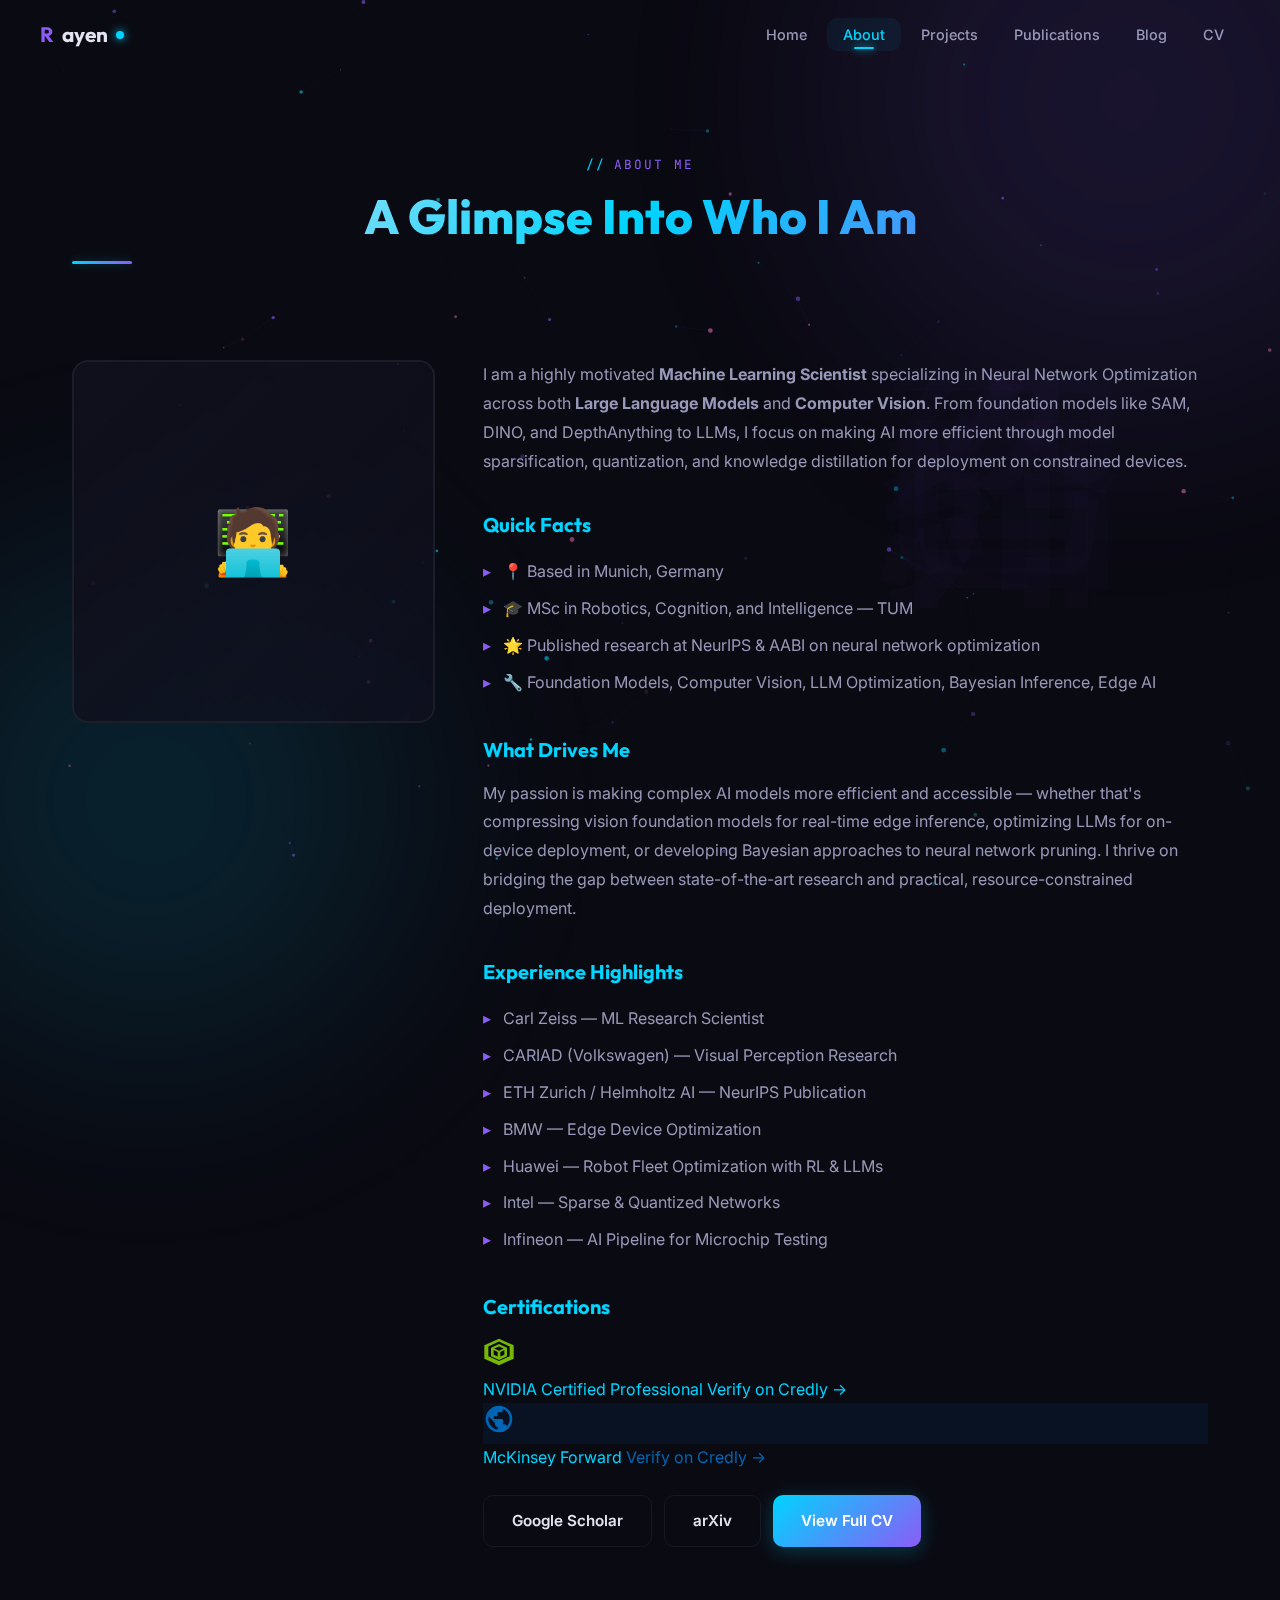
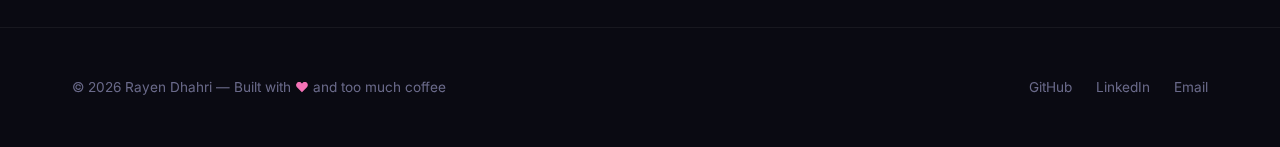
<file: about.html>
<!DOCTYPE html>
<html lang="en">
<head>
  <meta charset="UTF-8">
  <meta name="viewport" content="width=device-width, initial-scale=1.0">
  <title>About — Rayen Dhahri</title>
  <meta name="description" content="About Rayen Dhahri — ML Research Engineer specializing in efficient AI.">
  <link rel="preconnect" href="https://fonts.googleapis.com">
  <link rel="preconnect" href="https://fonts.gstatic.com" crossorigin>
  <link href="https://fonts.googleapis.com/css2?family=Inter:wght@400;500;600;700&family=JetBrains+Mono:wght@400;500;600&family=Outfit:wght@400;600;700;800;900&display=swap" rel="stylesheet">
  <link rel="stylesheet" href="css/style.css">
  <link rel="icon" href="data:image/svg+xml,<svg xmlns='http://www.w3.org/2000/svg' viewBox='0 0 100 100'><text y='.9em' font-size='90'>⚡</text></svg>">
</head>
<body>
  <div class="page-loader"><div class="loader-ring"></div></div>
  <canvas id="particles-canvas"></canvas>
  <div class="bg-glow bg-glow-1"></div>
  <div class="bg-glow bg-glow-2"></div>
  <div class="kanji-watermark">自己紹介</div>

  <!-- Navigation -->
  <nav class="navbar">
    <div class="nav-container">
      <a href="index.html" class="nav-logo"><span class="logo-accent">R</span>ayen<span class="logo-dot"></span></a>
      <div class="nav-toggle"><span></span><span></span><span></span></div>
      <ul class="nav-links">
        <li><a href="index.html">Home</a></li>
        <li><a href="about.html">About</a></li>
        <li><a href="projects.html">Projects</a></li>
        <li><a href="publications.html">Publications</a></li>
        <li><a href="blog.html">Blog</a></li>
        <li><a href="cv.html">CV</a></li>
      </ul>
    </div>
  </nav>

  <main class="main-content">
    <!-- Page Header -->
    <section class="page-hero">
      <div class="container">
        <div class="section-header reveal">
          <p class="section-label">About Me</p>
          <h1 class="section-title">A Glimpse Into Who I Am</h1>
          <div class="anime-line"></div>
        </div>
      </div>
    </section>

    <!-- About Content -->
    <section class="section" style="padding-top: 0;">
      <div class="container">
        <div class="about-grid reveal">

          <!-- Photo -->
          <div class="about-photo-wrapper">
            <div class="about-photo-placeholder">🧑‍💻</div>
            <!-- Replace with: <img src="assets/img/rayen.jpg" alt="Rayen Dhahri" class="about-photo"> -->
          </div>

          <!-- Info -->
          <div class="about-info">
            <p>
              I am a highly motivated <strong>Machine Learning Scientist</strong> specializing in Neural Network Optimization across both <strong>Large Language Models</strong> and <strong>Computer Vision</strong>. From foundation models like SAM, DINO, and DepthAnything to LLMs, I focus on making AI more efficient through model sparsification, quantization, and knowledge distillation for deployment on constrained devices.
            </p>

            <h3>Quick Facts</h3>
            <ul>
              <li>📍 Based in Munich, Germany</li>
              <li>🎓 MSc in Robotics, Cognition, and Intelligence — TUM</li>
              <li>🌟 Published research at NeurIPS & AABI on neural network optimization</li>
              <li>🔧 Foundation Models, Computer Vision, LLM Optimization, Bayesian Inference, Edge AI</li>
            </ul>

            <h3>What Drives Me</h3>
            <p>
              My passion is making complex AI models more efficient and accessible — whether that's compressing vision foundation models for real-time edge inference, optimizing LLMs for on-device deployment, or developing Bayesian approaches to neural network pruning. I thrive on bridging the gap between state-of-the-art research and practical, resource-constrained deployment.
            </p>

            <h3>Experience Highlights</h3>
            <ul>
              <li>Carl Zeiss — ML Research Scientist</li>
              <li>CARIAD (Volkswagen) — Visual Perception Research</li>
              <li>ETH Zurich / Helmholtz AI — NeurIPS Publication</li>
              <li>BMW — Edge Device Optimization</li>
              <li>Huawei — Robot Fleet Optimization with RL & LLMs</li>
              <li>Intel — Sparse & Quantized Networks</li>
              <li>Infineon — AI Pipeline for Microchip Testing</li>
            </ul>

            <h3>Certifications</h3>
            <div class="credly-badges">
              <a href="https://www.credly.com/users/rayen-dhahri/" target="_blank" class="credly-badge-link">
                <div class="credly-badge">
                  <div class="credly-icon">
                    <svg viewBox="0 0 24 24" width="32" height="32" fill="#76b900"><path d="M12 2L1 7v10l11 5 11-5V7L12 2zm0 2.18l8 3.64v7.36l-8 3.64-8-3.64V7.82l8-3.64z"/><path d="M12 6l-6 2.73v6.54L12 18l6-2.73V8.73L12 6zm0 1.82l3.6 1.64L12 11.09l-3.6-1.63L12 7.82zM8 10.55l3 1.36v3.54l-3-1.36v-3.54zm8 0v3.54l-3 1.36v-3.54l3-1.36z"/></svg>
                  </div>
                  <div class="credly-info">
                    <span class="credly-title">NVIDIA Certified Professional</span>
                    <span class="credly-issuer">Verify on Credly →</span>
                  </div>
                </div>
              </a>
              <a href="https://www.credly.com/users/rayen-dhahri/" target="_blank" class="credly-badge-link">
                <div class="credly-badge">
                  <div class="credly-icon" style="background: rgba(0, 102, 179, 0.1);">
                    <svg viewBox="0 0 24 24" width="32" height="32" fill="#0066b3"><path d="M12 2C6.48 2 2 6.48 2 12s4.48 10 10 10 10-4.48 10-10S17.52 2 12 2zm-1 17.93c-3.95-.49-7-3.85-7-7.93 0-.62.08-1.21.21-1.79L9 15v1c0 1.1.9 2 2 2v1.93zm6.9-2.54c-.26-.81-1-1.39-1.9-1.39h-1v-3c0-.55-.45-1-1-1H8v-2h2c.55 0 1-.45 1-1V7h2c1.1 0 2-.9 2-2v-.41c2.93 1.19 5 4.06 5 7.41 0 2.08-.8 3.97-2.1 5.39z"/></svg>
                  </div>
                  <div class="credly-info">
                    <span class="credly-title">McKinsey Forward</span>
                    <span class="credly-issuer" style="color: #0066b3;">Verify on Credly →</span>
                  </div>
                </div>
              </a>
            </div>

            <div class="about-links">
              <a href="https://scholar.google.com/scholar?q=Rayen+Dhahri" target="_blank" class="btn btn-outline">Google Scholar</a>
              <a href="https://arxiv.org/search/?query=Rayen+Dhahri&searchtype=author" target="_blank" class="btn btn-outline">arXiv</a>
              <a href="cv.html" class="btn btn-primary">View Full CV</a>
            </div>
          </div>

        </div>
      </div>
    </section>
  </main>

  <footer class="footer">
    <div class="container">
      <div class="footer-content">
        <p class="footer-text">© 2026 Rayen Dhahri — Built with <span class="heart">♥</span> and too much coffee</p>
        <div class="footer-links">
          <a href="https://github.com/Heatdh" target="_blank">GitHub</a>
          <a href="https://linkedin.com/in/rayen-dh" target="_blank">LinkedIn</a>
          <a href="mailto:rayendhahri@gmail.com">Email</a>
        </div>
      </div>
    </div>
  </footer>
  <script src="js/main.js"></script>
</body>
</html>
</file>
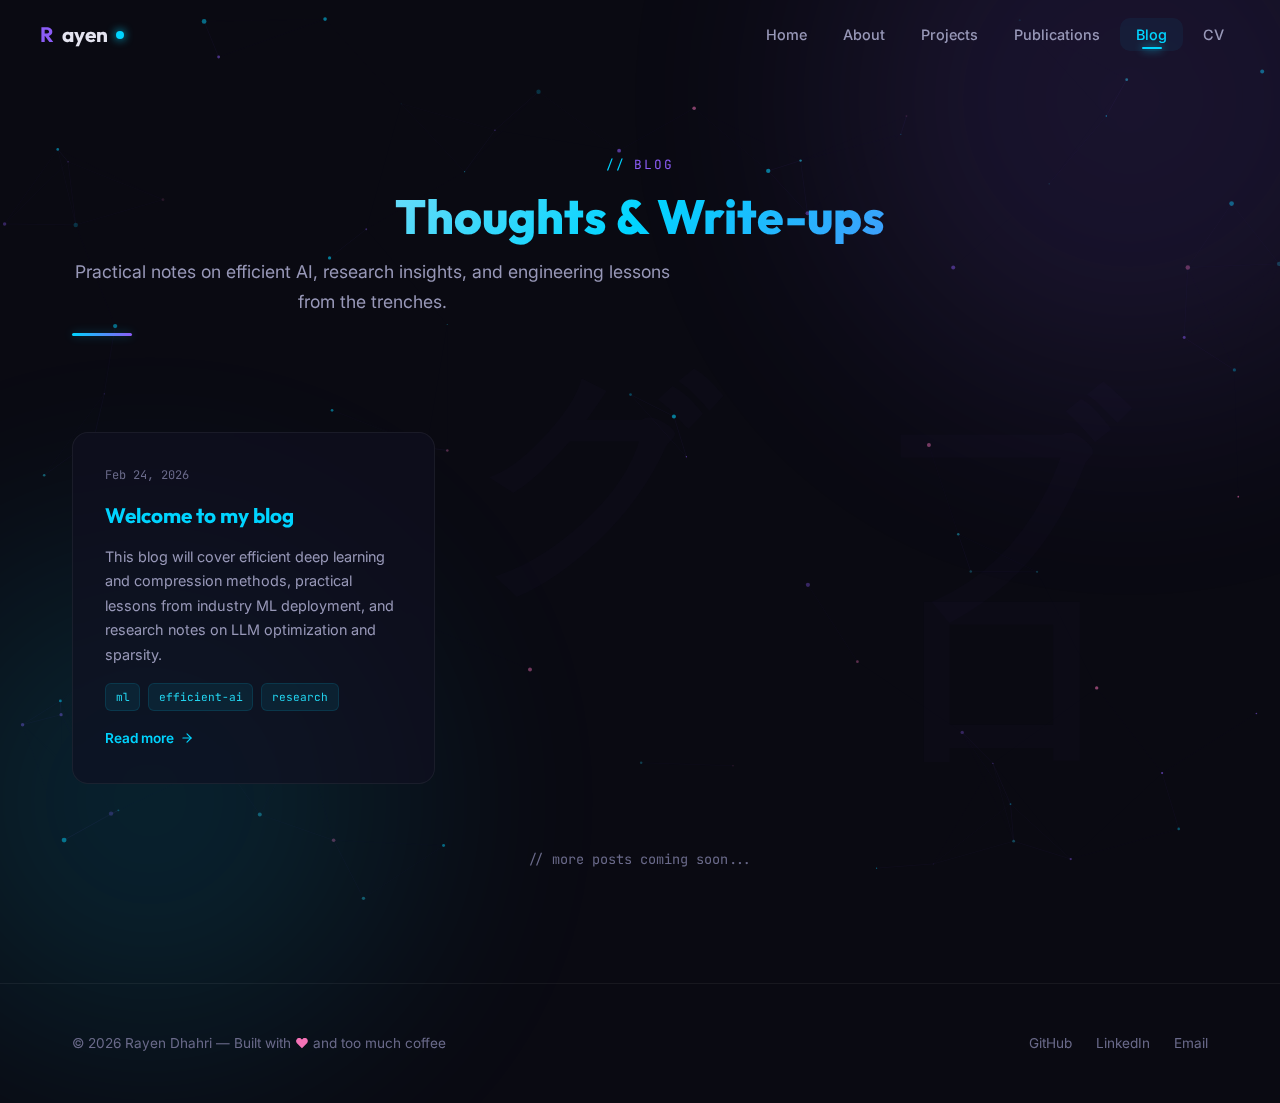
<file: blog.html>
<!DOCTYPE html>
<html lang="en">
<head>
  <meta charset="UTF-8">
  <meta name="viewport" content="width=device-width, initial-scale=1.0">
  <title>Blog — Rayen Dhahri</title>
  <meta name="description" content="Blog posts by Rayen Dhahri — Efficient AI, ML research, and engineering insights.">
  <link rel="preconnect" href="https://fonts.googleapis.com">
  <link rel="preconnect" href="https://fonts.gstatic.com" crossorigin>
  <link href="https://fonts.googleapis.com/css2?family=Inter:wght@400;500;600;700&family=JetBrains+Mono:wght@400;500;600&family=Outfit:wght@400;600;700;800;900&display=swap" rel="stylesheet">
  <link rel="stylesheet" href="css/style.css">
  <link rel="icon" href="data:image/svg+xml,<svg xmlns='http://www.w3.org/2000/svg' viewBox='0 0 100 100'><text y='.9em' font-size='90'>⚡</text></svg>">
</head>
<body>
  <div class="page-loader"><div class="loader-ring"></div></div>
  <canvas id="particles-canvas"></canvas>
  <div class="bg-glow bg-glow-1"></div>
  <div class="bg-glow bg-glow-2"></div>
  <div class="kanji-watermark">ブログ</div>

  <nav class="navbar">
    <div class="nav-container">
      <a href="index.html" class="nav-logo"><span class="logo-accent">R</span>ayen<span class="logo-dot"></span></a>
      <div class="nav-toggle"><span></span><span></span><span></span></div>
      <ul class="nav-links">
        <li><a href="index.html">Home</a></li>
        <li><a href="about.html">About</a></li>
        <li><a href="projects.html">Projects</a></li>
        <li><a href="publications.html">Publications</a></li>
        <li><a href="blog.html">Blog</a></li>
        <li><a href="cv.html">CV</a></li>
      </ul>
    </div>
  </nav>

  <main class="main-content">
    <section class="page-hero">
      <div class="container">
        <div class="section-header reveal">
          <p class="section-label">Blog</p>
          <h1 class="section-title">Thoughts & Write-ups</h1>
          <p class="section-subtitle">Practical notes on efficient AI, research insights, and engineering lessons from the trenches.</p>
          <div class="anime-line"></div>
        </div>
      </div>
    </section>

    <section class="section" style="padding-top: 0;">
      <div class="container">
        <div class="blog-grid stagger-children">

          <a href="blog/2026-02-24-welcome.html" class="glass-card blog-card" style="text-decoration:none;">
            <p class="blog-date">Feb 24, 2026</p>
            <h3 class="blog-title">Welcome to my blog</h3>
            <p class="blog-excerpt">This blog will cover efficient deep learning and compression methods, practical lessons from industry ML deployment, and research notes on LLM optimization and sparsity.</p>
            <div class="blog-tags">
              <span class="tag">ml</span>
              <span class="tag">efficient-ai</span>
              <span class="tag">research</span>
            </div>
            <span class="blog-read-more">
              Read more
              <svg width="14" height="14" viewBox="0 0 24 24" fill="none" stroke="currentColor" stroke-width="2" stroke-linecap="round" stroke-linejoin="round"><line x1="5" y1="12" x2="19" y2="12"/><polyline points="12 5 19 12 12 19"/></svg>
            </span>
          </a>

          <!-- Add more blog cards here as you write posts -->

        </div>

        <div class="text-center mt-4 reveal" style="padding: 2rem 0;">
          <p style="color: var(--text-muted); font-family: var(--font-mono); font-size: 0.85rem;">
            // more posts coming soon...
          </p>
        </div>
      </div>
    </section>
  </main>

  <footer class="footer">
    <div class="container">
      <div class="footer-content">
        <p class="footer-text">© 2026 Rayen Dhahri — Built with <span class="heart">♥</span> and too much coffee</p>
        <div class="footer-links">
          <a href="https://github.com/Heatdh" target="_blank">GitHub</a>
          <a href="https://linkedin.com/in/rayen-dh" target="_blank">LinkedIn</a>
          <a href="mailto:rayendhahri@gmail.com">Email</a>
        </div>
      </div>
    </div>
  </footer>
  <script src="js/main.js"></script>
</body>
</html>
</file>
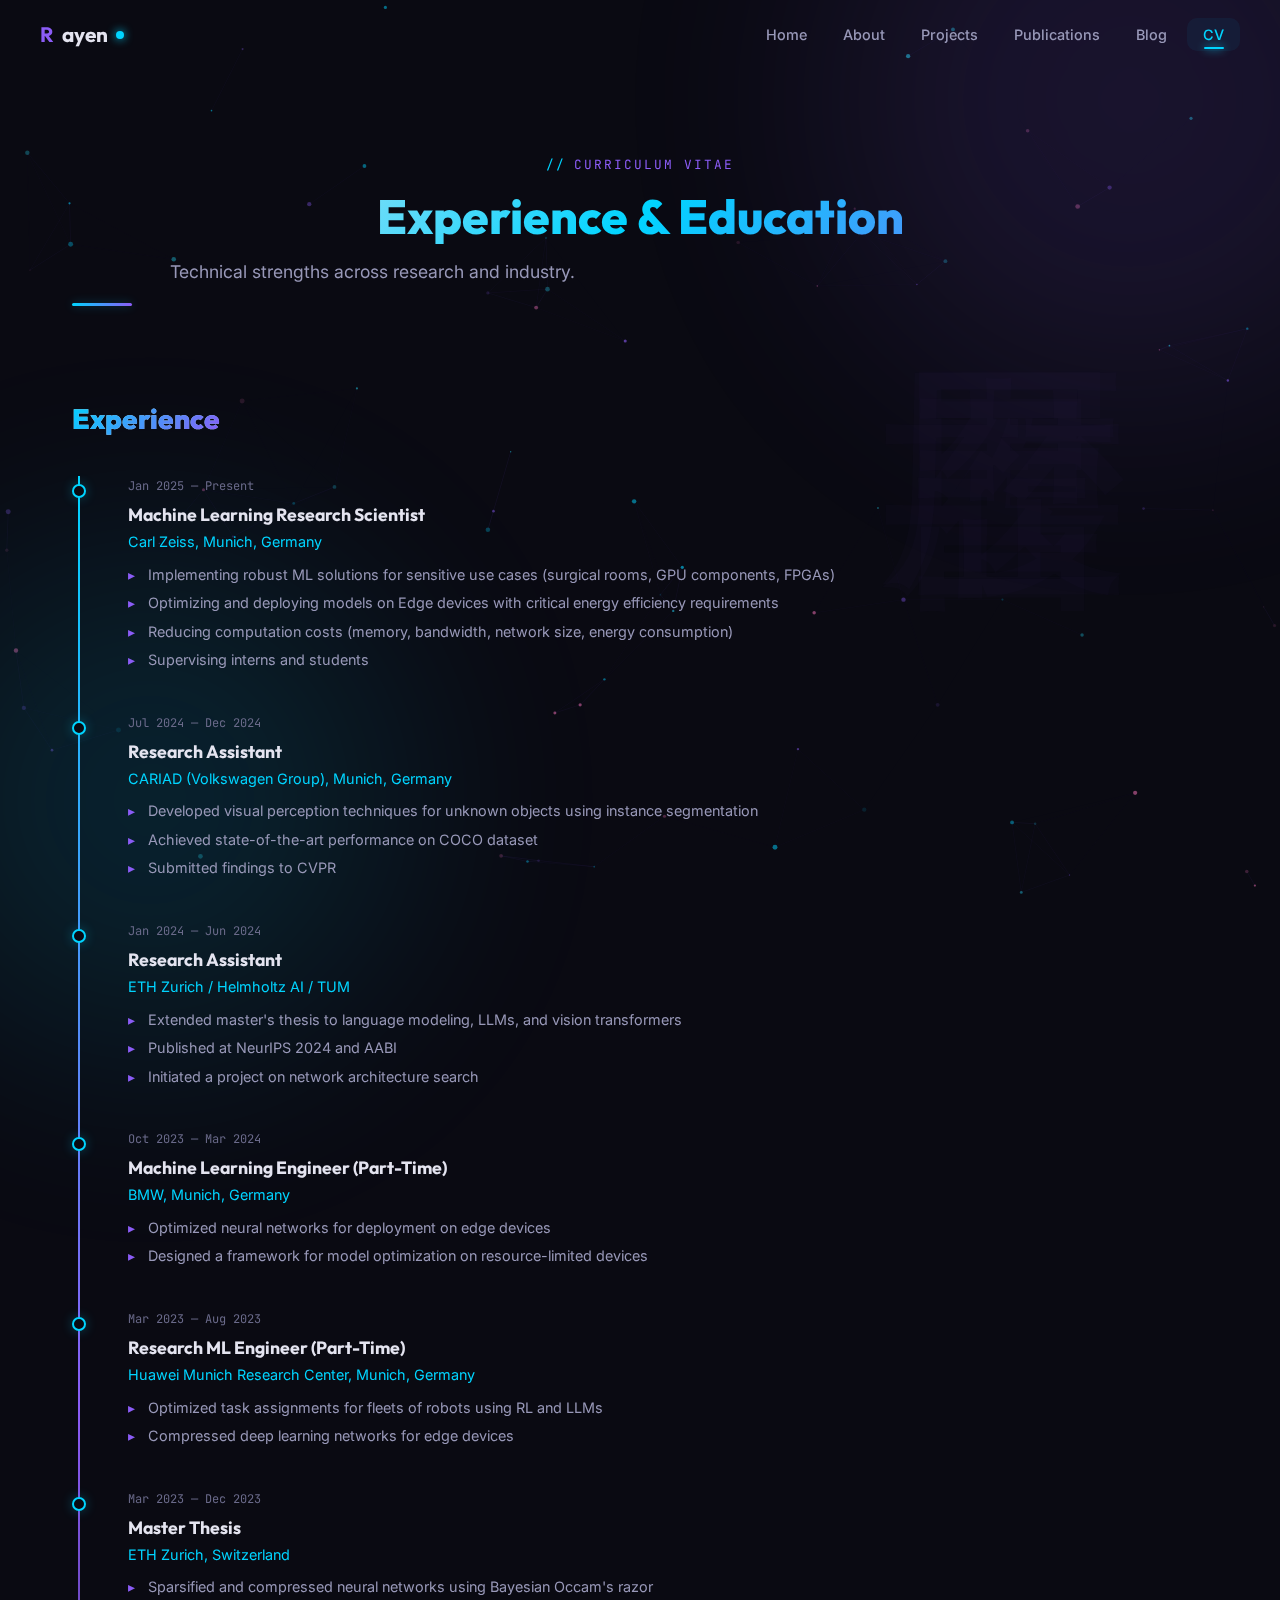
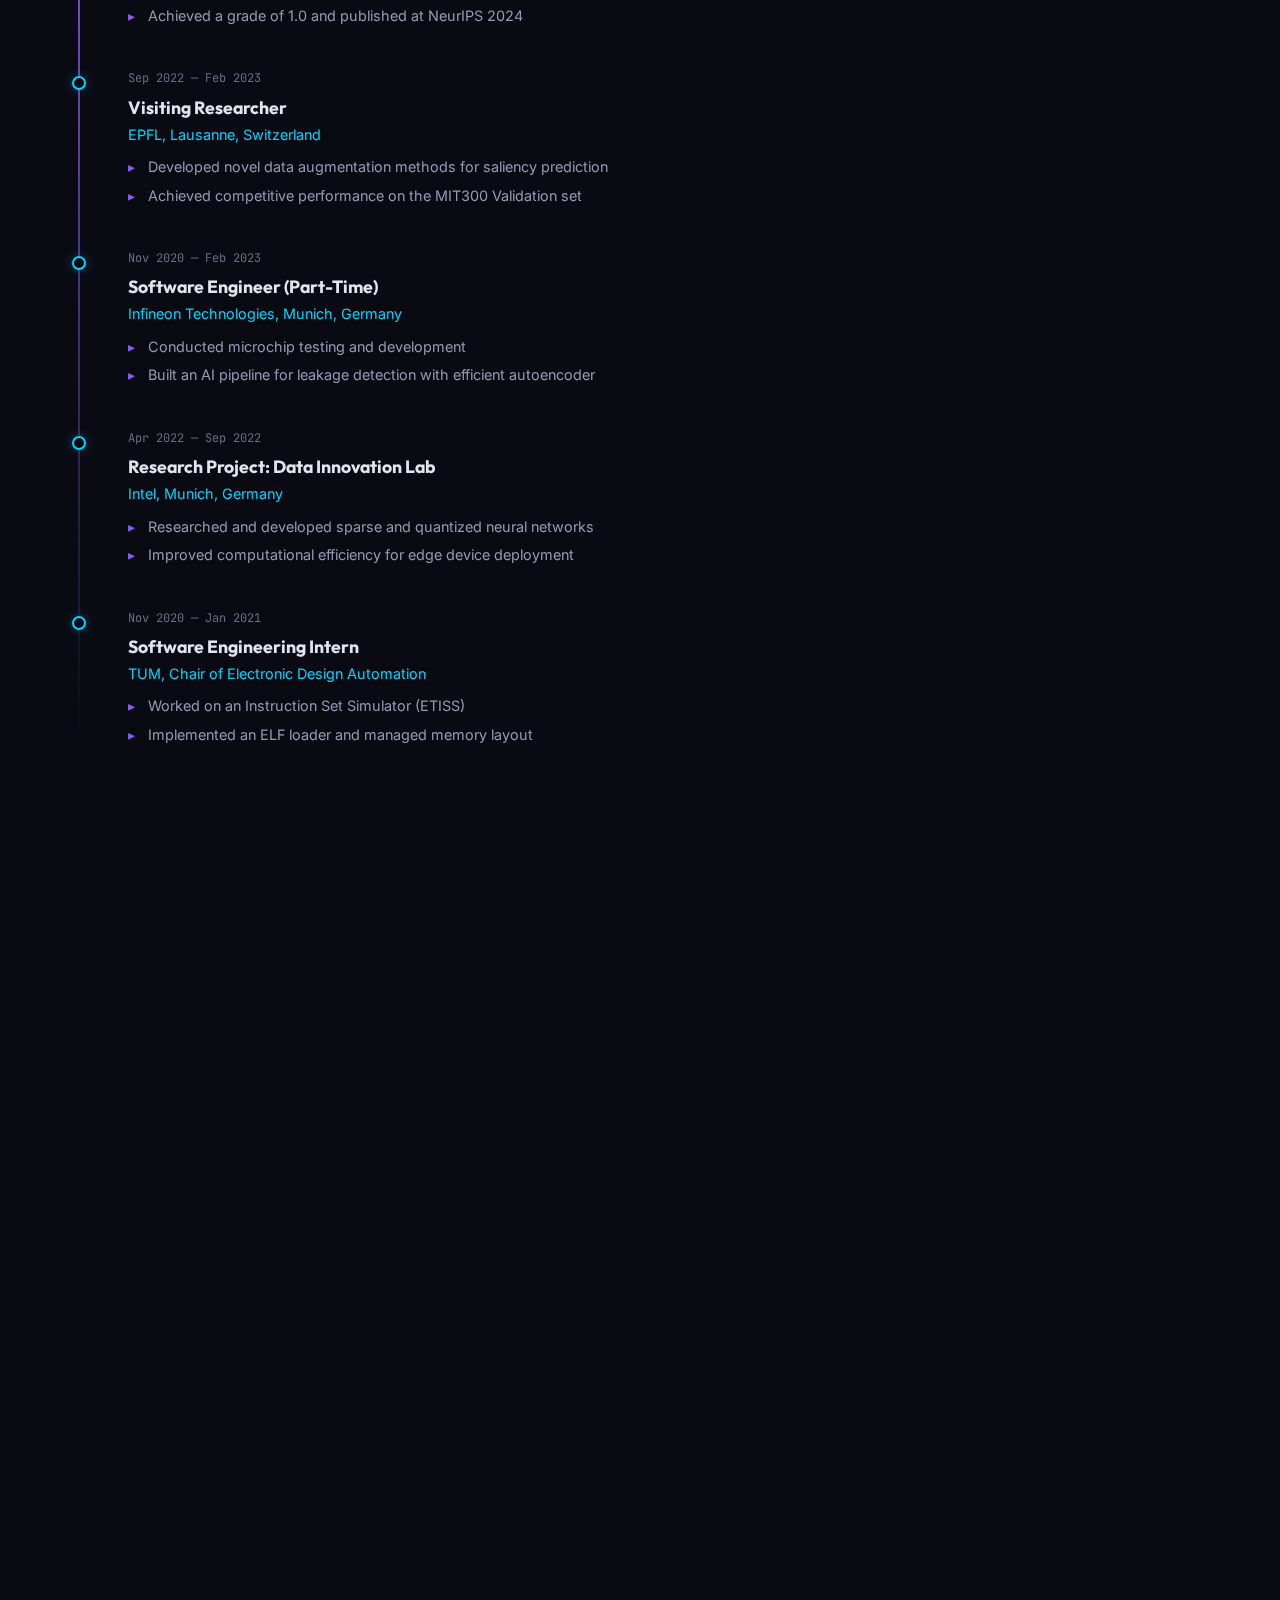
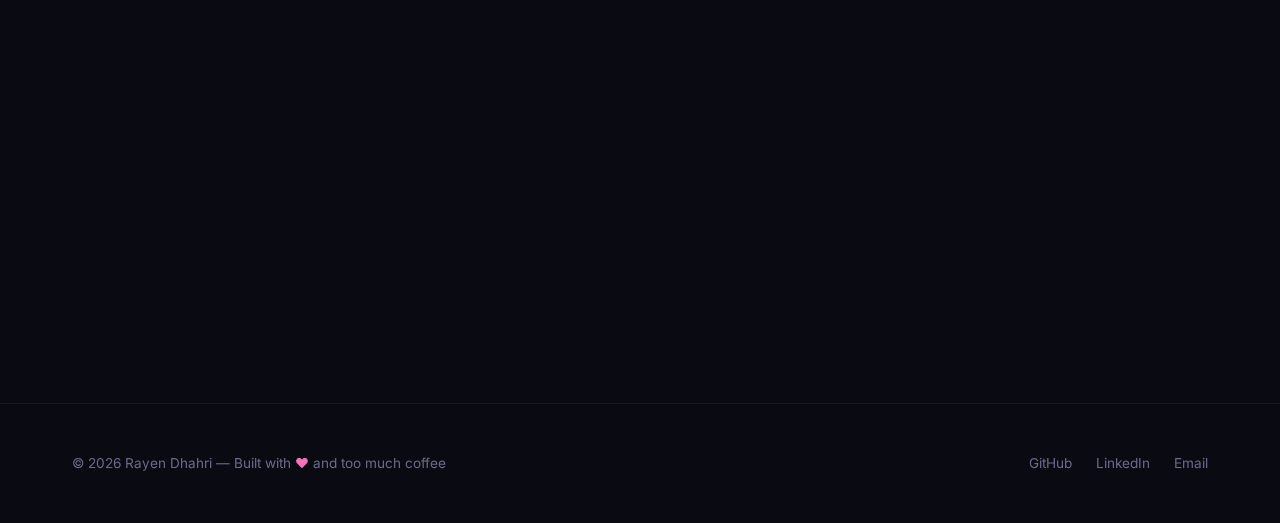
<file: cv.html>
<!DOCTYPE html>
<html lang="en">
<head>
  <meta charset="UTF-8">
  <meta name="viewport" content="width=device-width, initial-scale=1.0">
  <title>CV — Rayen Dhahri</title>
  <meta name="description" content="Curriculum Vitae of Rayen Dhahri — Experience, Education, Skills.">
  <link rel="preconnect" href="https://fonts.googleapis.com">
  <link rel="preconnect" href="https://fonts.gstatic.com" crossorigin>
  <link href="https://fonts.googleapis.com/css2?family=Inter:wght@400;500;600;700&family=JetBrains+Mono:wght@400;500;600&family=Outfit:wght@400;600;700;800;900&display=swap" rel="stylesheet">
  <link rel="stylesheet" href="css/style.css">
  <link rel="icon" href="data:image/svg+xml,<svg xmlns='http://www.w3.org/2000/svg' viewBox='0 0 100 100'><text y='.9em' font-size='90'>⚡</text></svg>">
</head>
<body>
  <div class="page-loader"><div class="loader-ring"></div></div>
  <canvas id="particles-canvas"></canvas>
  <div class="bg-glow bg-glow-1"></div>
  <div class="bg-glow bg-glow-2"></div>
  <div class="kanji-watermark">履歴書</div>

  <nav class="navbar">
    <div class="nav-container">
      <a href="index.html" class="nav-logo"><span class="logo-accent">R</span>ayen<span class="logo-dot"></span></a>
      <div class="nav-toggle"><span></span><span></span><span></span></div>
      <ul class="nav-links">
        <li><a href="index.html">Home</a></li>
        <li><a href="about.html">About</a></li>
        <li><a href="projects.html">Projects</a></li>
        <li><a href="publications.html">Publications</a></li>
        <li><a href="blog.html">Blog</a></li>
        <li><a href="cv.html">CV</a></li>
      </ul>
    </div>
  </nav>

  <main class="main-content">
    <section class="page-hero">
      <div class="container">
        <div class="section-header reveal">
          <p class="section-label">Curriculum Vitae</p>
          <h1 class="section-title">Experience & Education</h1>
          <p class="section-subtitle">Technical strengths across research and industry.</p>
          <div class="anime-line"></div>
        </div>
      </div>
    </section>

    <!-- Experience -->
    <section class="section" style="padding-top: 0;">
      <div class="container">
        <h2 class="section-title" style="font-size: 1.75rem; margin-bottom: 2.5rem;">
          <span class="text-gradient">Experience</span>
        </h2>
        <div class="timeline reveal">

          <div class="timeline-item">
            <div class="timeline-dot"></div>
            <p class="timeline-date">Jan 2025 — Present</p>
            <h3 class="timeline-role">Machine Learning Research Scientist</h3>
            <p class="timeline-company">Carl Zeiss, Munich, Germany</p>
            <ul class="timeline-desc">
              <li>Implementing robust ML solutions for sensitive use cases (surgical rooms, GPU components, FPGAs)</li>
              <li>Optimizing and deploying models on Edge devices with critical energy efficiency requirements</li>
              <li>Reducing computation costs (memory, bandwidth, network size, energy consumption)</li>
              <li>Supervising interns and students</li>
            </ul>
          </div>

          <div class="timeline-item">
            <div class="timeline-dot"></div>
            <p class="timeline-date">Jul 2024 — Dec 2024</p>
            <h3 class="timeline-role">Research Assistant</h3>
            <p class="timeline-company">CARIAD (Volkswagen Group), Munich, Germany</p>
            <ul class="timeline-desc">
              <li>Developed visual perception techniques for unknown objects using instance segmentation</li>
              <li>Achieved state-of-the-art performance on COCO dataset</li>
              <li>Submitted findings to CVPR</li>
            </ul>
          </div>

          <div class="timeline-item">
            <div class="timeline-dot"></div>
            <p class="timeline-date">Jan 2024 — Jun 2024</p>
            <h3 class="timeline-role">Research Assistant</h3>
            <p class="timeline-company">ETH Zurich / Helmholtz AI / TUM</p>
            <ul class="timeline-desc">
              <li>Extended master's thesis to language modeling, LLMs, and vision transformers</li>
              <li>Published at NeurIPS 2024 and AABI</li>
              <li>Initiated a project on network architecture search</li>
            </ul>
          </div>

          <div class="timeline-item">
            <div class="timeline-dot"></div>
            <p class="timeline-date">Oct 2023 — Mar 2024</p>
            <h3 class="timeline-role">Machine Learning Engineer (Part-Time)</h3>
            <p class="timeline-company">BMW, Munich, Germany</p>
            <ul class="timeline-desc">
              <li>Optimized neural networks for deployment on edge devices</li>
              <li>Designed a framework for model optimization on resource-limited devices</li>
            </ul>
          </div>

          <div class="timeline-item">
            <div class="timeline-dot"></div>
            <p class="timeline-date">Mar 2023 — Aug 2023</p>
            <h3 class="timeline-role">Research ML Engineer (Part-Time)</h3>
            <p class="timeline-company">Huawei Munich Research Center, Munich, Germany</p>
            <ul class="timeline-desc">
              <li>Optimized task assignments for fleets of robots using RL and LLMs</li>
              <li>Compressed deep learning networks for edge devices</li>
            </ul>
          </div>

          <div class="timeline-item">
            <div class="timeline-dot"></div>
            <p class="timeline-date">Mar 2023 — Dec 2023</p>
            <h3 class="timeline-role">Master Thesis</h3>
            <p class="timeline-company">ETH Zurich, Switzerland</p>
            <ul class="timeline-desc">
              <li>Sparsified and compressed neural networks using Bayesian Occam's razor</li>
              <li>Achieved a grade of 1.0 and published at NeurIPS 2024</li>
            </ul>
          </div>

          <div class="timeline-item">
            <div class="timeline-dot"></div>
            <p class="timeline-date">Sep 2022 — Feb 2023</p>
            <h3 class="timeline-role">Visiting Researcher</h3>
            <p class="timeline-company">EPFL, Lausanne, Switzerland</p>
            <ul class="timeline-desc">
              <li>Developed novel data augmentation methods for saliency prediction</li>
              <li>Achieved competitive performance on the MIT300 Validation set</li>
            </ul>
          </div>

          <div class="timeline-item">
            <div class="timeline-dot"></div>
            <p class="timeline-date">Nov 2020 — Feb 2023</p>
            <h3 class="timeline-role">Software Engineer (Part-Time)</h3>
            <p class="timeline-company">Infineon Technologies, Munich, Germany</p>
            <ul class="timeline-desc">
              <li>Conducted microchip testing and development</li>
              <li>Built an AI pipeline for leakage detection with efficient autoencoder</li>
            </ul>
          </div>

          <div class="timeline-item">
            <div class="timeline-dot"></div>
            <p class="timeline-date">Apr 2022 — Sep 2022</p>
            <h3 class="timeline-role">Research Project: Data Innovation Lab</h3>
            <p class="timeline-company">Intel, Munich, Germany</p>
            <ul class="timeline-desc">
              <li>Researched and developed sparse and quantized neural networks</li>
              <li>Improved computational efficiency for edge device deployment</li>
            </ul>
          </div>

          <div class="timeline-item">
            <div class="timeline-dot"></div>
            <p class="timeline-date">Nov 2020 — Jan 2021</p>
            <h3 class="timeline-role">Software Engineering Intern</h3>
            <p class="timeline-company">TUM, Chair of Electronic Design Automation</p>
            <ul class="timeline-desc">
              <li>Worked on an Instruction Set Simulator (ETISS)</li>
              <li>Implemented an ELF loader and managed memory layout</li>
            </ul>
          </div>

        </div>
      </div>
    </section>

    <!-- Education -->
    <section class="section">
      <div class="container">
        <h2 class="section-title reveal" style="font-size: 1.75rem; margin-bottom: 1rem;">
          <span class="text-gradient">Education</span>
        </h2>
        <div class="education-grid stagger-children">
          <div class="glass-card edu-card">
            <h3 class="edu-degree">MSc in Robotics, Cognition, Intelligence</h3>
            <p class="edu-school">Technical University of Munich, Germany</p>
            <p class="edu-detail">Oct 2021 — Dec 2023 · Completed with over 150 ECTS out of 120</p>
          </div>
          <div class="glass-card edu-card">
            <h3 class="edu-degree">BSc in Electrical Engineering & IT</h3>
            <p class="edu-school">Technical University of Munich, Germany</p>
            <p class="edu-detail">Oct 2018 — Sep 2021 · Thesis: TVM LLVM Backend viability for TinyML on RISC-V</p>
          </div>
        </div>
      </div>
    </section>

    <!-- Skills -->
    <section class="section">
      <div class="container">
        <h2 class="section-title reveal" style="font-size: 1.75rem; margin-bottom: 1.5rem;">
          <span class="text-gradient">Skills</span>
        </h2>
        <div class="skills-grid stagger-children">
          <div class="glass-card skill-card">
            <p class="skill-label">Languages</p>
            <div class="skill-items">
              <span class="skill-tag">Python</span>
              <span class="skill-tag">C++</span>
              <span class="skill-tag">C</span>
              <span class="skill-tag">R</span>
              <span class="skill-tag">Matlab</span>
              <span class="skill-tag">Java</span>
              <span class="skill-tag">VHDL</span>
              <span class="skill-tag">SQL</span>
            </div>
          </div>
          <div class="glass-card skill-card">
            <p class="skill-label">Frameworks</p>
            <div class="skill-items">
              <span class="skill-tag">PyTorch</span>
              <span class="skill-tag">TensorFlow</span>
              <span class="skill-tag">CUDA</span>
              <span class="skill-tag">Docker</span>
              <span class="skill-tag">K8s</span>
              <span class="skill-tag">FastAPI</span>
            </div>
          </div>
          <div class="glass-card skill-card">
            <p class="skill-label">Expertise</p>
            <div class="skill-items">
              <span class="skill-tag">Efficient Learning</span>
              <span class="skill-tag">CV</span>
              <span class="skill-tag">NLP</span>
              <span class="skill-tag">RL</span>
              <span class="skill-tag">Bayesian ML</span>
            </div>
          </div>
          <div class="glass-card skill-card">
            <p class="skill-label">Deployment</p>
            <div class="skill-items">
              <span class="skill-tag">TensorRT</span>
              <span class="skill-tag">ONNX</span>
              <span class="skill-tag">TFLite</span>
              <span class="skill-tag">Apache TVM</span>
              <span class="skill-tag">Jetson</span>
            </div>
          </div>
        </div>
      </div>
    </section>

    <!-- Certifications -->
    <section class="section">
      <div class="container">
        <h2 class="section-title reveal" style="font-size: 1.75rem; margin-bottom: 1.5rem;">
          <span class="text-gradient">Certifications</span>
        </h2>
        <div class="credly-badges reveal">
          <a href="https://www.credly.com/users/rayen-dhahri/" target="_blank" class="credly-badge-link">
            <div class="credly-badge">
              <div class="credly-icon">
                <svg viewBox="0 0 24 24" width="32" height="32" fill="#76b900"><path d="M12 2L1 7v10l11 5 11-5V7L12 2zm0 2.18l8 3.64v7.36l-8 3.64-8-3.64V7.82l8-3.64z"/><path d="M12 6l-6 2.73v6.54L12 18l6-2.73V8.73L12 6zm0 1.82l3.6 1.64L12 11.09l-3.6-1.63L12 7.82zM8 10.55l3 1.36v3.54l-3-1.36v-3.54zm8 0v3.54l-3 1.36v-3.54l3-1.36z"/></svg>
              </div>
              <div class="credly-info">
                <span class="credly-title">NVIDIA Certified Professional</span>
                <span class="credly-issuer">Verify on Credly →</span>
              </div>
            </div>
          </a>
          <a href="https://www.credly.com/users/rayen-dhahri/" target="_blank" class="credly-badge-link">
            <div class="credly-badge">
              <div class="credly-icon" style="background: rgba(0, 102, 179, 0.1);">
                <svg viewBox="0 0 24 24" width="32" height="32" fill="#0066b3"><path d="M12 2C6.48 2 2 6.48 2 12s4.48 10 10 10 10-4.48 10-10S17.52 2 12 2zm-1 17.93c-3.95-.49-7-3.85-7-7.93 0-.62.08-1.21.21-1.79L9 15v1c0 1.1.9 2 2 2v1.93zm6.9-2.54c-.26-.81-1-1.39-1.9-1.39h-1v-3c0-.55-.45-1-1-1H8v-2h2c.55 0 1-.45 1-1V7h2c1.1 0 2-.9 2-2v-.41c2.93 1.19 5 4.06 5 7.41 0 2.08-.8 3.97-2.1 5.39z"/></svg>
              </div>
              <div class="credly-info">
                <span class="credly-title">McKinsey Forward</span>
                <span class="credly-issuer" style="color: #0066b3;">Verify on Credly →</span>
              </div>
            </div>
          </a>
        </div>
      </div>
    </section>
  </main>

  <footer class="footer">
    <div class="container">
      <div class="footer-content">
        <p class="footer-text">© 2026 Rayen Dhahri — Built with <span class="heart">♥</span> and too much coffee</p>
        <div class="footer-links">
          <a href="https://github.com/Heatdh" target="_blank">GitHub</a>
          <a href="https://linkedin.com/in/rayen-dh" target="_blank">LinkedIn</a>
          <a href="mailto:rayendhahri@gmail.com">Email</a>
        </div>
      </div>
    </div>
  </footer>
  <script src="js/main.js"></script>
</body>
</html>
</file>
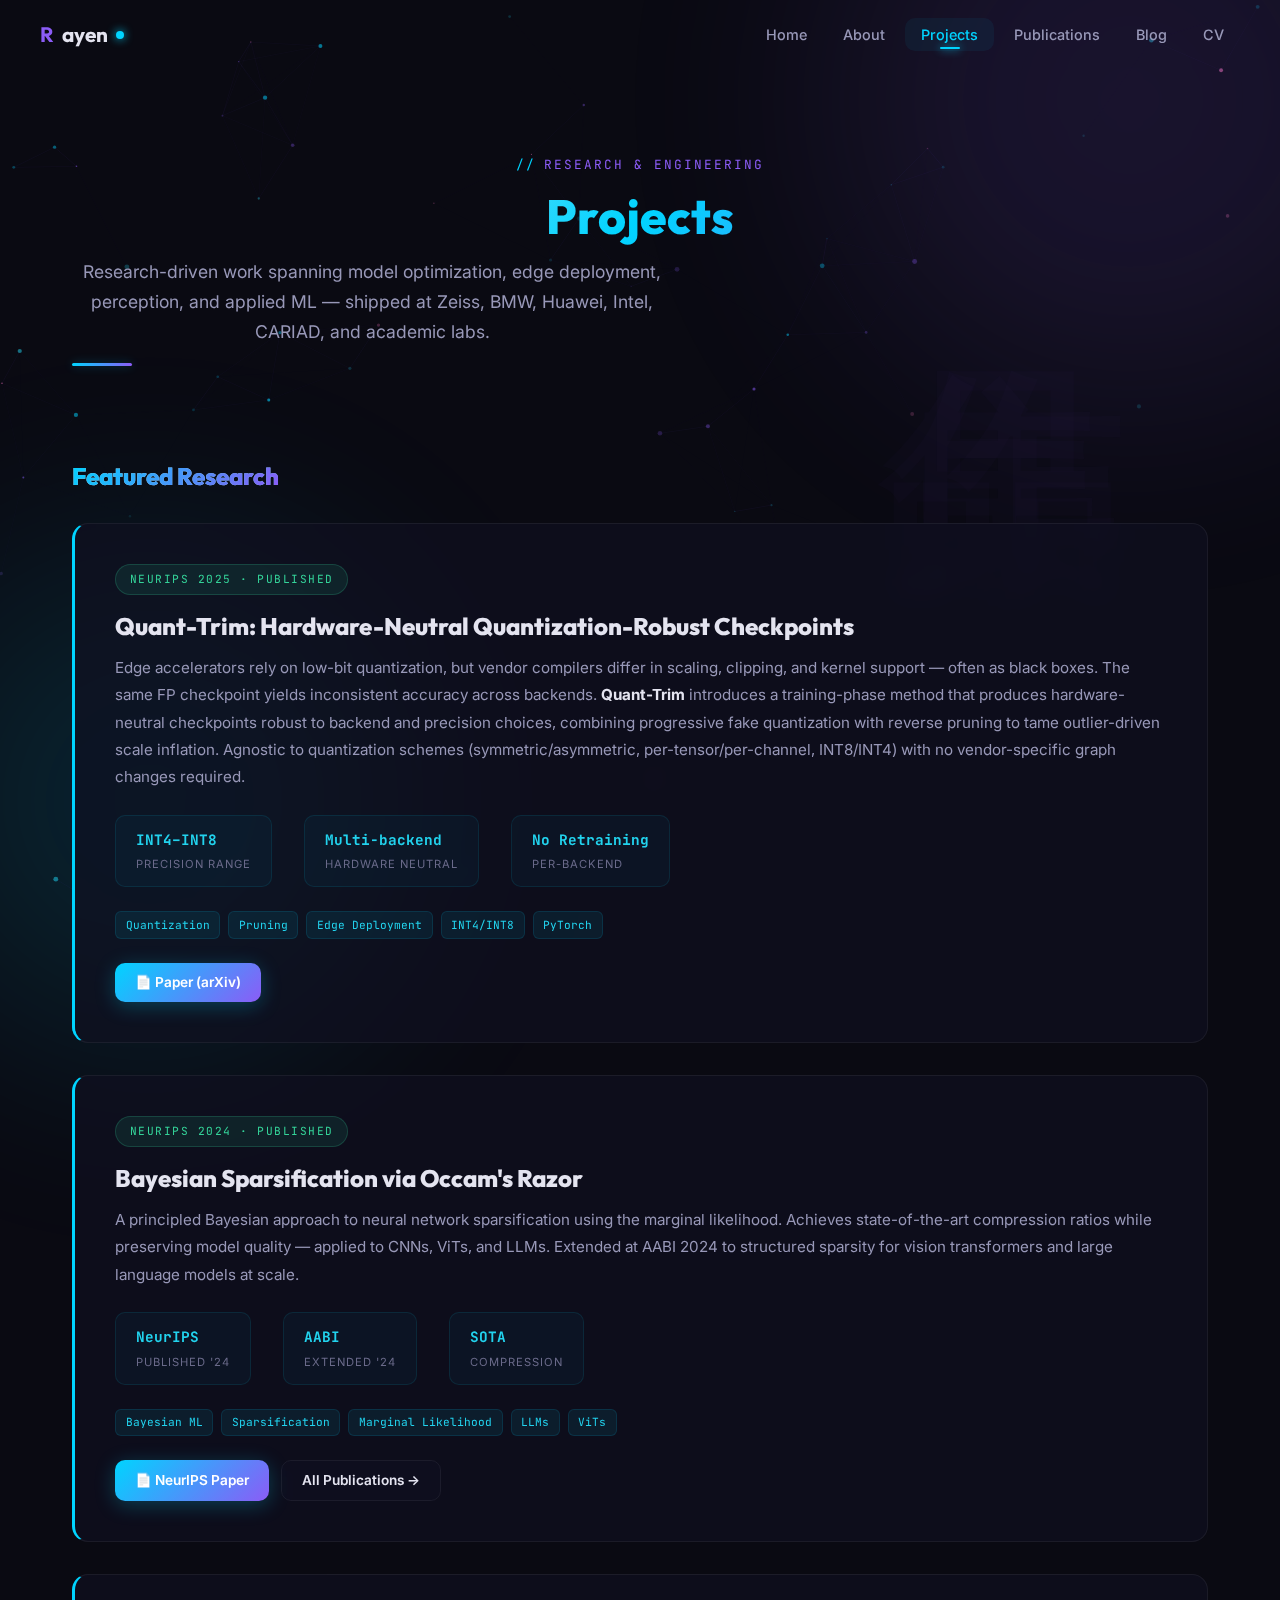
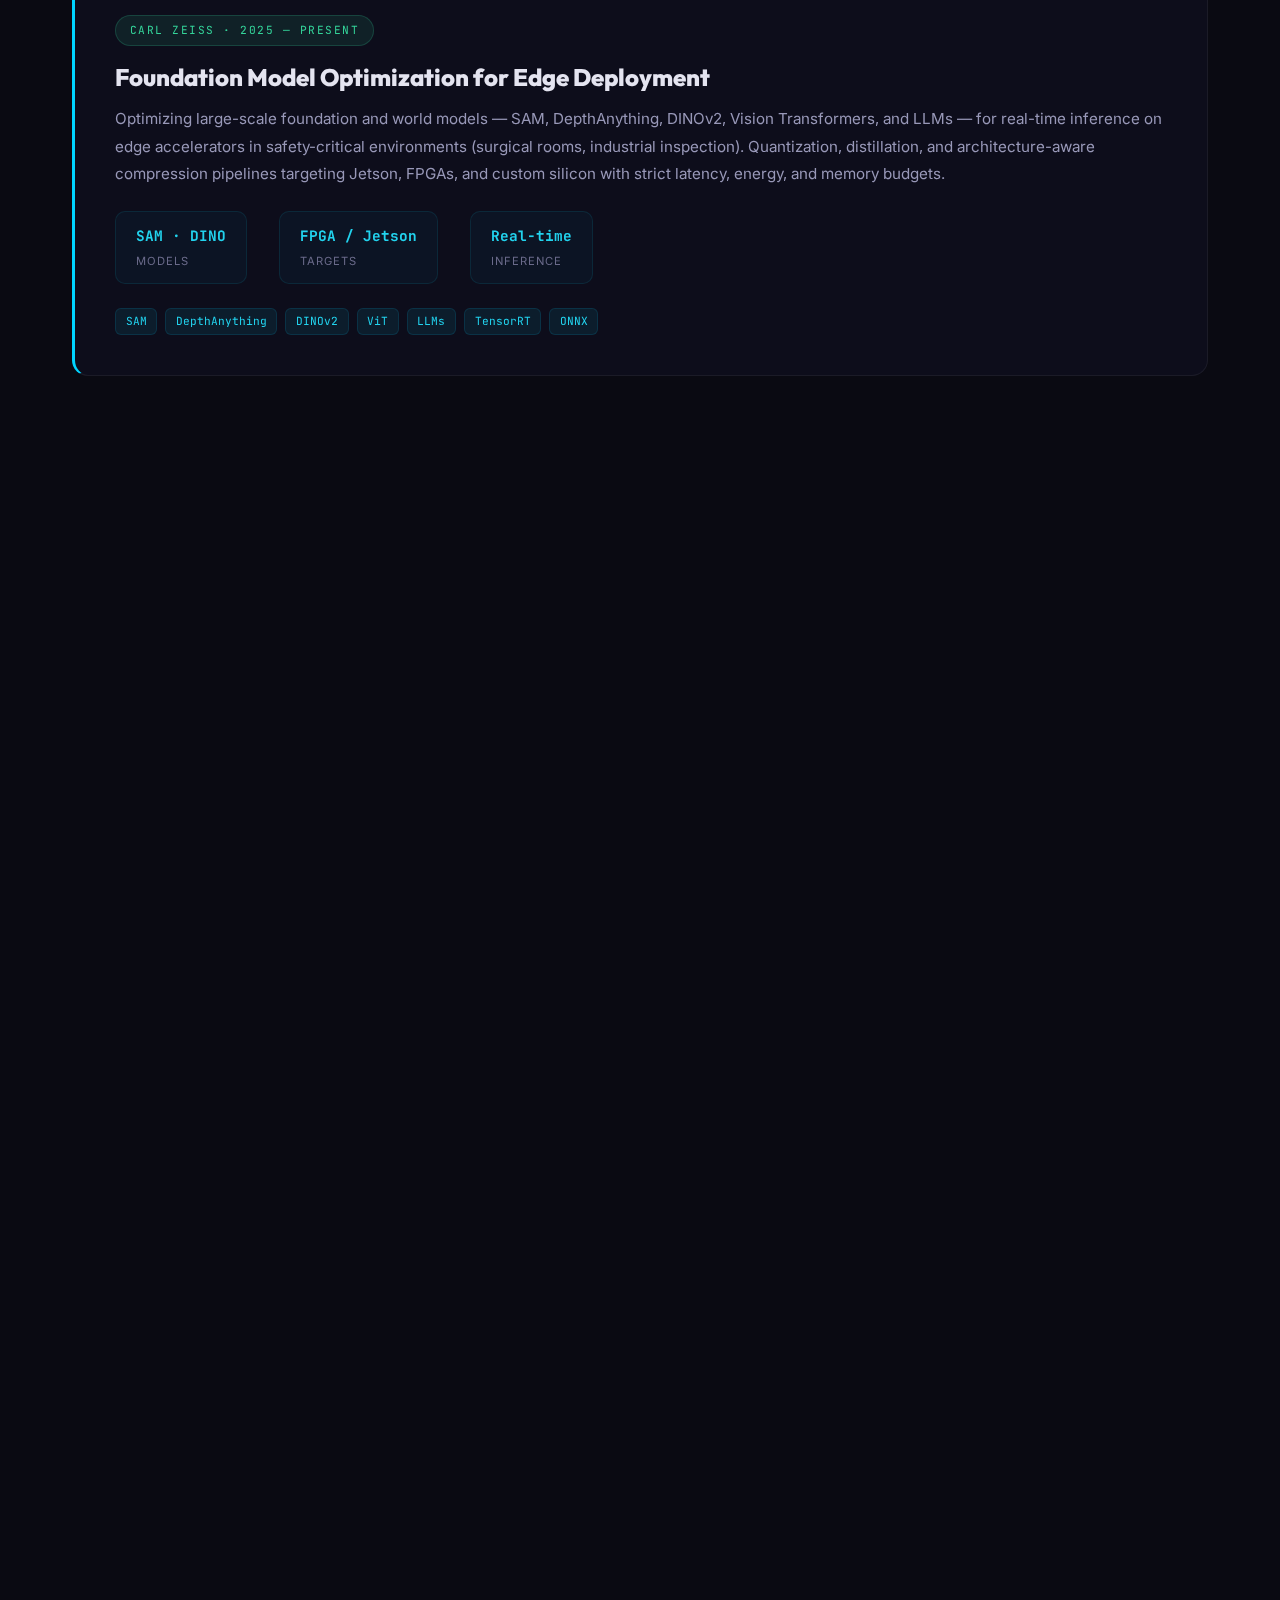
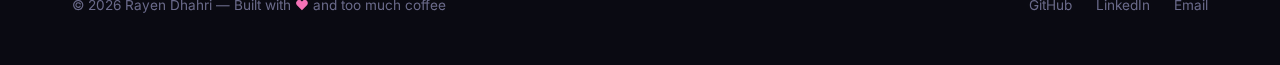
<file: projects.html>
<!DOCTYPE html>
<html lang="en">
<head>
  <meta charset="UTF-8">
  <meta name="viewport" content="width=device-width, initial-scale=1.0">
  <title>Projects — Rayen Dhahri</title>
  <meta name="description" content="Projects by Rayen Dhahri — Robotics, Computer Vision, NLP, Edge AI, and more.">
  <link rel="preconnect" href="https://fonts.googleapis.com">
  <link rel="preconnect" href="https://fonts.gstatic.com" crossorigin>
  <link href="https://fonts.googleapis.com/css2?family=Inter:wght@400;500;600;700&family=JetBrains+Mono:wght@400;500;600&family=Outfit:wght@400;600;700;800;900&display=swap" rel="stylesheet">
  <link rel="stylesheet" href="css/style.css">
  <link rel="icon" href="data:image/svg+xml,<svg xmlns='http://www.w3.org/2000/svg' viewBox='0 0 100 100'><text y='.9em' font-size='90'>⚡</text></svg>">
</head>
<body>
  <div class="page-loader"><div class="loader-ring"></div></div>
  <canvas id="particles-canvas"></canvas>
  <div class="bg-glow bg-glow-1"></div>
  <div class="bg-glow bg-glow-2"></div>
  <div class="kanji-watermark">作品集</div>

  <nav class="navbar">
    <div class="nav-container">
      <a href="index.html" class="nav-logo"><span class="logo-accent">R</span>ayen<span class="logo-dot"></span></a>
      <div class="nav-toggle"><span></span><span></span><span></span></div>
      <ul class="nav-links">
        <li><a href="index.html">Home</a></li>
        <li><a href="about.html">About</a></li>
        <li><a href="projects.html">Projects</a></li>
        <li><a href="publications.html">Publications</a></li>
        <li><a href="blog.html">Blog</a></li>
        <li><a href="cv.html">CV</a></li>
      </ul>
    </div>
  </nav>

  <main class="main-content">
    <section class="page-hero">
      <div class="container">
        <div class="section-header reveal">
          <p class="section-label">Research & Engineering</p>
          <h1 class="section-title">Projects</h1>
          <p class="section-subtitle">Research-driven work spanning model optimization, edge deployment, perception, and applied ML — shipped at Zeiss, BMW, Huawei, Intel, CARIAD, and academic labs.</p>
          <div class="anime-line"></div>
        </div>
      </div>
    </section>

    <!-- Featured / Flagship Projects -->
    <section class="section" style="padding-top: 0;">
      <div class="container">
        <h2 class="section-title reveal" style="font-size: 1.5rem; margin-bottom: 2rem;">
          <span class="text-gradient">Featured Research</span>
        </h2>

        <div class="featured-projects stagger-children">

          <!-- Quant-Trim -->
          <div class="glass-card featured-card">
            <div class="featured-content">
              <div class="featured-badge">NeurIPS 2025 · Published</div>
              <h3 class="featured-title">Quant-Trim: Hardware-Neutral Quantization-Robust Checkpoints</h3>
              <p class="featured-desc">
                Edge accelerators rely on low-bit quantization, but vendor compilers differ in scaling, clipping, and kernel support — often as black boxes. The same FP checkpoint yields inconsistent accuracy across backends. <strong>Quant-Trim</strong> introduces a training-phase method that produces hardware-neutral checkpoints robust to backend and precision choices, combining progressive fake quantization with reverse pruning to tame outlier-driven scale inflation. Agnostic to quantization schemes (symmetric/asymmetric, per-tensor/per-channel, INT8/INT4) with no vendor-specific graph changes required.
              </p>
              <div class="featured-metrics">
                <div class="metric"><span class="metric-value">INT4–INT8</span><span class="metric-label">Precision Range</span></div>
                <div class="metric"><span class="metric-value">Multi-backend</span><span class="metric-label">Hardware Neutral</span></div>
                <div class="metric"><span class="metric-value">No Retraining</span><span class="metric-label">Per-Backend</span></div>
              </div>
              <div class="project-tags">
                <span class="tag">Quantization</span><span class="tag">Pruning</span><span class="tag">Edge Deployment</span><span class="tag">INT4/INT8</span><span class="tag">PyTorch</span>
              </div>
              <div class="featured-links">
                <a href="https://arxiv.org/abs/2511.15300" target="_blank" class="btn btn-primary btn-sm">📄 Paper (arXiv)</a>
              </div>
            </div>
          </div>

          <!-- Bayesian Sparsification -->
          <div class="glass-card featured-card">
            <div class="featured-content">
              <div class="featured-badge">NeurIPS 2024 · Published</div>
              <h3 class="featured-title">Bayesian Sparsification via Occam's Razor</h3>
              <p class="featured-desc">
                A principled Bayesian approach to neural network sparsification using the marginal likelihood. Achieves state-of-the-art compression ratios while preserving model quality — applied to CNNs, ViTs, and LLMs. Extended at AABI 2024 to structured sparsity for vision transformers and large language models at scale.
              </p>
              <div class="featured-metrics">
                <div class="metric"><span class="metric-value">NeurIPS</span><span class="metric-label">Published '24</span></div>
                <div class="metric"><span class="metric-value">AABI</span><span class="metric-label">Extended '24</span></div>
                <div class="metric"><span class="metric-value">SOTA</span><span class="metric-label">Compression</span></div>
              </div>
              <div class="project-tags">
                <span class="tag">Bayesian ML</span><span class="tag">Sparsification</span><span class="tag">Marginal Likelihood</span><span class="tag">LLMs</span><span class="tag">ViTs</span>
              </div>
              <div class="featured-links">
                <a href="https://openreview.net/forum?id=jYOd0K74PB" target="_blank" class="btn btn-primary btn-sm">📄 NeurIPS Paper</a>
                <a href="publications.html" class="btn btn-outline btn-sm">All Publications →</a>
              </div>
            </div>
          </div>

          <!-- World Model / Edge Optimization -->
          <div class="glass-card featured-card">
            <div class="featured-content">
              <div class="featured-badge">Carl Zeiss · 2025 — Present</div>
              <h3 class="featured-title">Foundation Model Optimization for Edge Deployment</h3>
              <p class="featured-desc">
                Optimizing large-scale foundation and world models — SAM, DepthAnything, DINOv2, Vision Transformers, and LLMs — for real-time inference on edge accelerators in safety-critical environments (surgical rooms, industrial inspection). Quantization, distillation, and architecture-aware compression pipelines targeting Jetson, FPGAs, and custom silicon with strict latency, energy, and memory budgets.
              </p>
              <div class="featured-metrics">
                <div class="metric"><span class="metric-value">SAM · DINO</span><span class="metric-label">Models</span></div>
                <div class="metric"><span class="metric-value">FPGA / Jetson</span><span class="metric-label">Targets</span></div>
                <div class="metric"><span class="metric-value">Real-time</span><span class="metric-label">Inference</span></div>
              </div>
              <div class="project-tags">
                <span class="tag">SAM</span><span class="tag">DepthAnything</span><span class="tag">DINOv2</span><span class="tag">ViT</span><span class="tag">LLMs</span><span class="tag">TensorRT</span><span class="tag">ONNX</span>
              </div>
            </div>
          </div>

        </div>
      </div>
    </section>

    <!-- Research & Industry Projects -->
    <section class="section">
      <div class="container">
        <h2 class="section-title reveal" style="font-size: 1.5rem; margin-bottom: 1.5rem;">
          <span class="text-gradient">Research & Industry</span>
        </h2>

        <div class="filter-bar reveal">
          <button class="filter-btn active" data-filter="all">All</button>
          <button class="filter-btn" data-filter="optimization">Model Optimization</button>
          <button class="filter-btn" data-filter="perception">Perception & CV</button>
          <button class="filter-btn" data-filter="nlp">NLP</button>
          <button class="filter-btn" data-filter="robotics">Robotics & Systems</button>
          <button class="filter-btn" data-filter="applied">Applied ML</button>
        </div>

        <div class="projects-grid stagger-children">

          <!-- Model Optimization -->
          <div class="glass-card project-card" data-category="optimization">
            <span class="project-category">Model Optimization · Intel</span>
            <h3 class="project-title">Sparse & Quantized Networks for Edge Inference</h3>
            <p class="project-org">Intel Data Innovation Lab, Munich — 2022</p>
            <p class="project-desc">Researched and implemented combined sparsification + quantization pipelines for edge device deployment. Benchmarked across SparseZoo models targeting INT8/pruned inference on CPU and accelerator backends.</p>
            <div class="project-tags">
              <span class="tag">PyTorch</span><span class="tag">Apache TVM</span><span class="tag">SparseZoo</span><span class="tag">TFLite</span>
            </div>
            <a href="https://www.mdsi.tum.de/fileadmin/w00cet/di-lab/pdf/SigOpt_SS2022_Final_Report.pdf" target="_blank" class="project-link">
              Technical Report
              <svg width="14" height="14" viewBox="0 0 24 24" fill="none" stroke="currentColor" stroke-width="2" stroke-linecap="round" stroke-linejoin="round"><line x1="5" y1="12" x2="19" y2="12"/><polyline points="12 5 19 12 12 19"/></svg>
            </a>
          </div>

          <div class="glass-card project-card" data-category="optimization">
            <span class="project-category">Model Optimization · BMW</span>
            <h3 class="project-title">Neural Network Optimization for Automotive ECUs</h3>
            <p class="project-org">BMW, Munich — 2023–2024</p>
            <p class="project-desc">Designed an end-to-end optimization framework for deploying neural networks on automotive Edge Control Units. Pipeline encompasses quantization, graph optimization (ONNX), and backend-specific compilation targeting resource-constrained ECU hardware.</p>
            <div class="project-tags">
              <span class="tag">PyTorch</span><span class="tag">ONNX</span><span class="tag">TFLite</span><span class="tag">Apache TVM</span>
            </div>
          </div>

          <div class="glass-card project-card" data-category="optimization">
            <span class="project-category">Optimization · Huawei</span>
            <h3 class="project-title">Robot Fleet Task Optimization with RL & LLMs</h3>
            <p class="project-org">Huawei Munich Research Center — 2023</p>
            <p class="project-desc">Optimized multi-robot task assignment and monitoring using reinforcement learning and LLM-based planners. Compressed control networks for on-device inference on Jetson platforms in SLAM-based environments.</p>
            <div class="project-tags">
              <span class="tag">PyTorch</span><span class="tag">RL</span><span class="tag">LLMs</span><span class="tag">ROS</span><span class="tag">Jetson</span><span class="tag">SLAM</span>
            </div>
          </div>

          <div class="glass-card project-card" data-category="optimization">
            <span class="project-category">Hardware · Infineon</span>
            <h3 class="project-title">AI Pipeline for Microchip Leakage Detection</h3>
            <p class="project-org">Infineon Technologies, Munich — 2020–2023</p>
            <p class="project-desc">Built a production AI pipeline for semiconductor leakage detection using efficient autoencoders. Also designed an NFC encoder/decoder in VHDL to replace RAM in embedded NFC systems.</p>
            <div class="project-tags">
              <span class="tag">PyTorch</span><span class="tag">Autoencoder</span><span class="tag">VHDL</span><span class="tag">Verilog</span>
            </div>
          </div>

          <!-- Perception & CV -->
          <div class="glass-card project-card" data-category="perception">
            <span class="project-category">Perception · CARIAD</span>
            <h3 class="project-title">Open-World Instance Segmentation with Knowledge Distillation</h3>
            <p class="project-org">CARIAD (Volkswagen Group), Munich — 2024</p>
            <p class="project-desc">Developed visual perception techniques for unknown/novel objects using instance segmentation, language-to-vision alignment, and knowledge distillation. Achieved SOTA on COCO benchmarks. Submitted to CVPR.</p>
            <div class="project-tags">
              <span class="tag">Transformers</span><span class="tag">Segmentation</span><span class="tag">Knowledge Distillation</span><span class="tag">COCO</span>
            </div>
          </div>

          <div class="glass-card project-card" data-category="perception">
            <span class="project-category">Perception · EPFL</span>
            <h3 class="project-title">Data Augmentation for Saliency Prediction</h3>
            <p class="project-org">EPFL, Lausanne — 2022–2023</p>
            <p class="project-desc">Developed novel augmentation strategies for visual saliency prediction models, achieving competitive performance on the MIT300 Validation benchmark.</p>
            <div class="project-tags">
              <span class="tag">PyTorch</span><span class="tag">OpenCV</span><span class="tag">MIT300</span>
            </div>
          </div>

          <div class="glass-card project-card" data-category="perception">
            <span class="project-category">Perception · TUM</span>
            <h3 class="project-title">Real-Time License Plate Detection & Pedestrian Tracking</h3>
            <p class="project-org">TUM, Munich</p>
            <p class="project-desc">End-to-end pipeline combining OCR with Kalman filtering for license plate recognition and multi-object pedestrian tracking in real-time video streams.</p>
            <div class="project-tags">
              <span class="tag">PyTorch</span><span class="tag">OpenCV</span><span class="tag">Kalman Filter</span><span class="tag">OCR</span>
            </div>
          </div>

          <!-- NLP -->
          <div class="glass-card project-card" data-category="nlp">
            <span class="project-category">NLP · TUM</span>
            <h3 class="project-title">Key Point Extraction from Legal Judgements</h3>
            <p class="project-org">TUM, Munich — 2022 · Published on arXiv</p>
            <p class="project-desc">Automated extraction of key points from legal document premises using BERT, IBM Debater, PageRank, and clustering. Paper published on arXiv.</p>
            <div class="project-tags">
              <span class="tag">BERT</span><span class="tag">PageRank</span><span class="tag">Clustering</span><span class="tag">IBM Debater</span>
            </div>
            <a href="https://arxiv.org/abs/2212.12238" target="_blank" class="project-link">
              arXiv Paper
              <svg width="14" height="14" viewBox="0 0 24 24" fill="none" stroke="currentColor" stroke-width="2" stroke-linecap="round" stroke-linejoin="round"><line x1="5" y1="12" x2="19" y2="12"/><polyline points="12 5 19 12 12 19"/></svg>
            </a>
          </div>

          <div class="glass-card project-card" data-category="nlp">
            <span class="project-category">NLP · EPFL</span>
            <h3 class="project-title">Globywood — Global Cinema Trend Analysis</h3>
            <p class="project-org">EPFL Applied Data Analysis — 2022</p>
            <p class="project-desc">Large-scale NLP analysis of world cinema trends across decades and geographies using sentence embeddings, clustering, and statistical methods on movie plot corpora.</p>
            <div class="project-tags">
              <span class="tag">SentenceTransformer</span><span class="tag">BERT</span><span class="tag">NLTK</span><span class="tag">SciPy</span>
            </div>
            <a href="https://github.com/epfl-ada/ada-2022-project-robopros" target="_blank" class="project-link">
              GitHub
              <svg width="14" height="14" viewBox="0 0 24 24" fill="none" stroke="currentColor" stroke-width="2" stroke-linecap="round" stroke-linejoin="round"><line x1="5" y1="12" x2="19" y2="12"/><polyline points="12 5 19 12 12 19"/></svg>
            </a>
          </div>

          <!-- Robotics & Systems -->
          <div class="glass-card project-card" data-category="robotics">
            <span class="project-category">Robotics · UnternehmerTUM</span>
            <h3 class="project-title">Autonomous Agricultural Robot with Real-Time Classification</h3>
            <p class="project-org">UnternehmerTUM, Munich</p>
            <p class="project-desc">Designed a field robot for real-time raspberry plant gender classification and precision spraying. On-device inference via TensorRT on Jetson with custom CUDA pipeline.</p>
            <div class="project-tags">
              <span class="tag">TensorRT</span><span class="tag">Jetson</span><span class="tag">CUDA</span><span class="tag">OpenCV</span><span class="tag">PyTorch</span>
            </div>
            <a href="https://www.youtube.com/watch?v=A1FOvJhN_ME" target="_blank" class="project-link">
              Demo Video
              <svg width="14" height="14" viewBox="0 0 24 24" fill="none" stroke="currentColor" stroke-width="2" stroke-linecap="round" stroke-linejoin="round"><line x1="5" y1="12" x2="19" y2="12"/><polyline points="12 5 19 12 12 19"/></svg>
            </a>
          </div>

          <div class="glass-card project-card" data-category="robotics">
            <span class="project-category">Robotics · EPFL</span>
            <h3 class="project-title">Vision-SLAM Autonomous Navigation Robot</h3>
            <p class="project-org">EPFL, Lausanne</p>
            <p class="project-desc">Autonomous robot with visual navigation using SLAM-based localization and path planning. Fused vision and LIDAR data for obstacle avoidance in dynamic environments.</p>
            <div class="project-tags">
              <span class="tag">ROS</span><span class="tag">SLAM</span><span class="tag">OpenCV</span><span class="tag">PyTorch</span>
            </div>
          </div>

          <div class="glass-card project-card" data-category="robotics">
            <span class="project-category">Systems · TUM</span>
            <h3 class="project-title">Instruction Set Simulator — ELF Loader</h3>
            <p class="project-org">TUM, Chair of Electronic Design Automation — 2020–2021</p>
            <p class="project-desc">Contributed to the ETISS Instruction Set Simulator. Implemented a full ELF loader and memory layout manager for RISC-V architecture simulation.</p>
            <div class="project-tags">
              <span class="tag">C++</span><span class="tag">RISC-V</span><span class="tag">ELF</span><span class="tag">Systems</span>
            </div>
          </div>

          <!-- Applied ML -->
          <div class="glass-card project-card" data-category="applied">
            <span class="project-category">Applied · Lauzhack</span>
            <h3 class="project-title">Breast Cancer Detection & Segmentation from MRI</h3>
            <p class="project-org">Lauzhack Hackathon, Lausanne</p>
            <p class="project-desc">Transformer-based model for 3D MRI breast cancer detection and segmentation. Built during a 24-hour hackathon with Docker-based inference pipeline.</p>
            <div class="project-tags">
              <span class="tag">Transformers</span><span class="tag">PyTorch</span><span class="tag">Docker</span><span class="tag">Medical Imaging</span>
            </div>
          </div>

          <div class="glass-card project-card" data-category="applied">
            <span class="project-category">Applied · TUM.AI</span>
            <h3 class="project-title">Pre-Symptomatic Disease Detection from Wearables</h3>
            <p class="project-org">TUM.AI, Munich</p>
            <p class="project-desc">Anomaly detection on physiological time-series from wearable devices for early disease detection before symptom onset. Used neural ODE-inspired architectures.</p>
            <div class="project-tags">
              <span class="tag">PyTorch</span><span class="tag">Time Series</span><span class="tag">NeuroKit2</span><span class="tag">Docker</span>
            </div>
          </div>

        </div>
      </div>
    </section>
  </main>

  <footer class="footer">
    <div class="container">
      <div class="footer-content">
        <p class="footer-text">© 2026 Rayen Dhahri — Built with <span class="heart">♥</span> and too much coffee</p>
        <div class="footer-links">
          <a href="https://github.com/Heatdh" target="_blank">GitHub</a>
          <a href="https://linkedin.com/in/rayen-dh" target="_blank">LinkedIn</a>
          <a href="mailto:rayendhahri@gmail.com">Email</a>
        </div>
      </div>
    </div>
  </footer>
  <script src="js/main.js"></script>
</body>
</html>
</file>
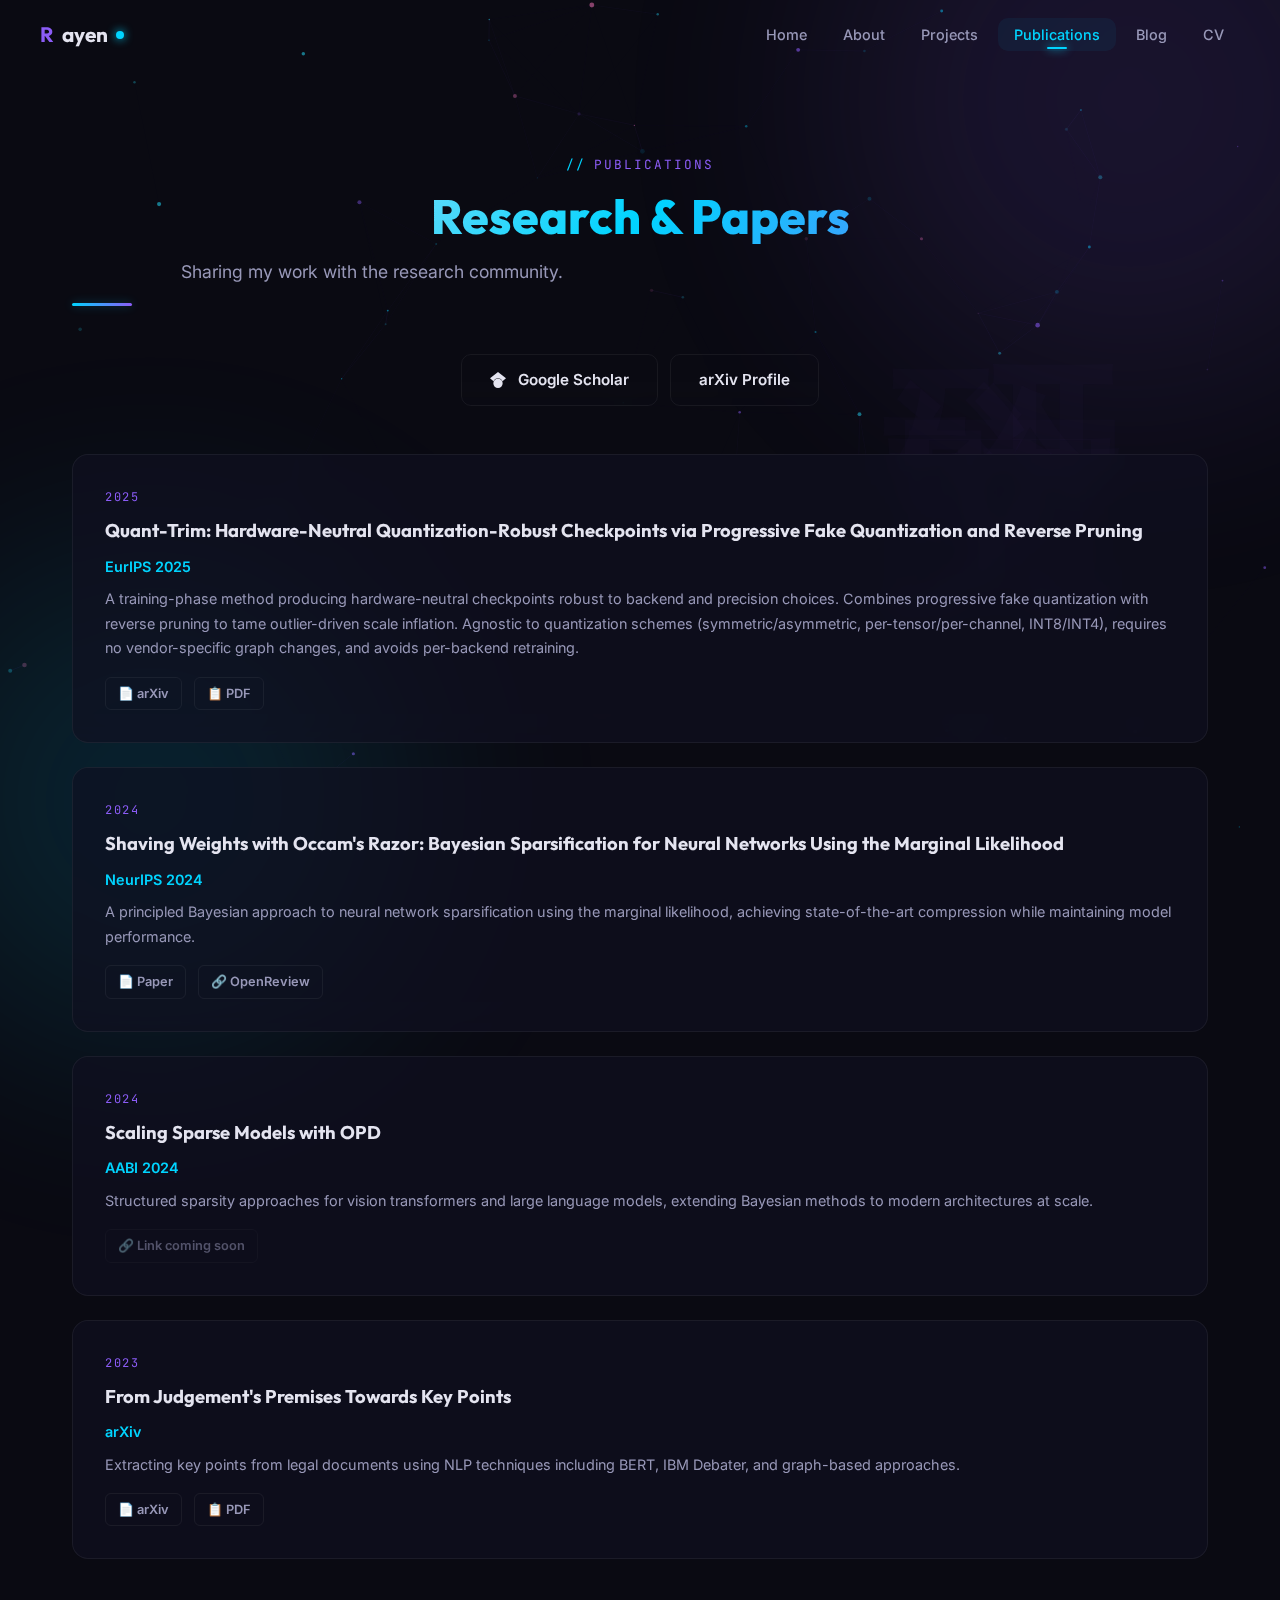
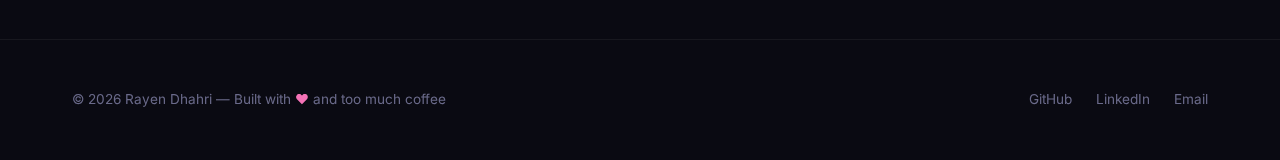
<file: publications.html>
<!DOCTYPE html>
<html lang="en">
<head>
  <meta charset="UTF-8">
  <meta name="viewport" content="width=device-width, initial-scale=1.0">
  <title>Publications — Rayen Dhahri</title>
  <meta name="description" content="Research publications by Rayen Dhahri — NeurIPS, AABI, arXiv.">
  <link rel="preconnect" href="https://fonts.googleapis.com">
  <link rel="preconnect" href="https://fonts.gstatic.com" crossorigin>
  <link href="https://fonts.googleapis.com/css2?family=Inter:wght@400;500;600;700&family=JetBrains+Mono:wght@400;500;600&family=Outfit:wght@400;600;700;800;900&display=swap" rel="stylesheet">
  <link rel="stylesheet" href="css/style.css">
  <link rel="icon" href="data:image/svg+xml,<svg xmlns='http://www.w3.org/2000/svg' viewBox='0 0 100 100'><text y='.9em' font-size='90'>⚡</text></svg>">
</head>
<body>
  <div class="page-loader"><div class="loader-ring"></div></div>
  <canvas id="particles-canvas"></canvas>
  <div class="bg-glow bg-glow-1"></div>
  <div class="bg-glow bg-glow-2"></div>
  <div class="kanji-watermark">研究論文</div>

  <nav class="navbar">
    <div class="nav-container">
      <a href="index.html" class="nav-logo"><span class="logo-accent">R</span>ayen<span class="logo-dot"></span></a>
      <div class="nav-toggle"><span></span><span></span><span></span></div>
      <ul class="nav-links">
        <li><a href="index.html">Home</a></li>
        <li><a href="about.html">About</a></li>
        <li><a href="projects.html">Projects</a></li>
        <li><a href="publications.html">Publications</a></li>
        <li><a href="blog.html">Blog</a></li>
        <li><a href="cv.html">CV</a></li>
      </ul>
    </div>
  </nav>

  <main class="main-content">
    <section class="page-hero">
      <div class="container">
        <div class="section-header reveal">
          <p class="section-label">Publications</p>
          <h1 class="section-title">Research & Papers</h1>
          <p class="section-subtitle">Sharing my work with the research community.</p>
          <div class="anime-line"></div>
        </div>
        <div class="reveal mt-4" style="display: flex; gap: 0.75rem; justify-content: center; flex-wrap: wrap;">
          <a href="https://scholar.google.com/scholar?q=Rayen+Dhahri" target="_blank" class="btn btn-outline">
            <svg width="16" height="16" viewBox="0 0 24 24" fill="currentColor" style="margin-right:4px"><path d="M5.242 13.769L0 9.5 12 0l12 9.5-5.242 4.269C17.548 11.249 14.978 9.5 12 9.5c-2.977 0-5.548 1.748-6.758 4.269zM12 10a7 7 0 1 0 0 14 7 7 0 0 0 0-14z"/></svg>
            Google Scholar
          </a>
          <a href="https://arxiv.org/search/?query=Rayen+Dhahri&searchtype=author" target="_blank" class="btn btn-outline">arXiv Profile</a>
        </div>
      </div>
    </section>

    <section class="section" style="padding-top: 0;">
      <div class="container">
        <div class="publications-list stagger-children">

          <!-- 2025 -->
          <div class="glass-card pub-card">
            <p class="pub-year">2025</p>
            <h3 class="pub-title">Quant-Trim: Hardware-Neutral Quantization-Robust Checkpoints via Progressive Fake Quantization and Reverse Pruning</h3>
            <p class="pub-venue">EurIPS 2025</p>
            <p class="pub-summary">A training-phase method producing hardware-neutral checkpoints robust to backend and precision choices. Combines progressive fake quantization with reverse pruning to tame outlier-driven scale inflation. Agnostic to quantization schemes (symmetric/asymmetric, per-tensor/per-channel, INT8/INT4), requires no vendor-specific graph changes, and avoids per-backend retraining.</p>
            <div class="pub-links">
              <a href="https://arxiv.org/abs/2511.15300" target="_blank" class="pub-link">📄 arXiv</a>
              <a href="https://arxiv.org/pdf/2511.15300" target="_blank" class="pub-link">📋 PDF</a>
            </div>
          </div>

          <!-- 2024 -->
          <div class="glass-card pub-card">
            <p class="pub-year">2024</p>
            <h3 class="pub-title">Shaving Weights with Occam's Razor: Bayesian Sparsification for Neural Networks Using the Marginal Likelihood</h3>
            <p class="pub-venue">NeurIPS 2024</p>
            <p class="pub-summary">A principled Bayesian approach to neural network sparsification using the marginal likelihood, achieving state-of-the-art compression while maintaining model performance.</p>
            <div class="pub-links">
              <a href="https://openreview.net/forum?id=jYOd0K74PB" target="_blank" class="pub-link">📄 Paper</a>
              <a href="https://openreview.net/forum?id=jYOd0K74PB" target="_blank" class="pub-link">🔗 OpenReview</a>
            </div>
          </div>

          <div class="glass-card pub-card">
            <p class="pub-year">2024</p>
            <h3 class="pub-title">Scaling Sparse Models with OPD</h3>
            <p class="pub-venue">AABI 2024</p>
            <p class="pub-summary">Structured sparsity approaches for vision transformers and large language models, extending Bayesian methods to modern architectures at scale.</p>
            <div class="pub-links">
              <span class="pub-link" style="opacity:0.5">🔗 Link coming soon</span>
            </div>
          </div>

          <!-- 2023 -->
          <div class="glass-card pub-card">
            <p class="pub-year">2023</p>
            <h3 class="pub-title">From Judgement's Premises Towards Key Points</h3>
            <p class="pub-venue">arXiv</p>
            <p class="pub-summary">Extracting key points from legal documents using NLP techniques including BERT, IBM Debater, and graph-based approaches.</p>
            <div class="pub-links">
              <a href="https://arxiv.org/abs/2212.12238" target="_blank" class="pub-link">📄 arXiv</a>
              <a href="https://arxiv.org/pdf/2212.12238.pdf" target="_blank" class="pub-link">📋 PDF</a>
            </div>
          </div>

        </div>
      </div>
    </section>
  </main>

  <footer class="footer">
    <div class="container">
      <div class="footer-content">
        <p class="footer-text">© 2026 Rayen Dhahri — Built with <span class="heart">♥</span> and too much coffee</p>
        <div class="footer-links">
          <a href="https://github.com/Heatdh" target="_blank">GitHub</a>
          <a href="https://linkedin.com/in/rayen-dh" target="_blank">LinkedIn</a>
          <a href="mailto:rayendhahri@gmail.com">Email</a>
        </div>
      </div>
    </div>
  </footer>
  <script src="js/main.js"></script>
</body>
</html>
</file>
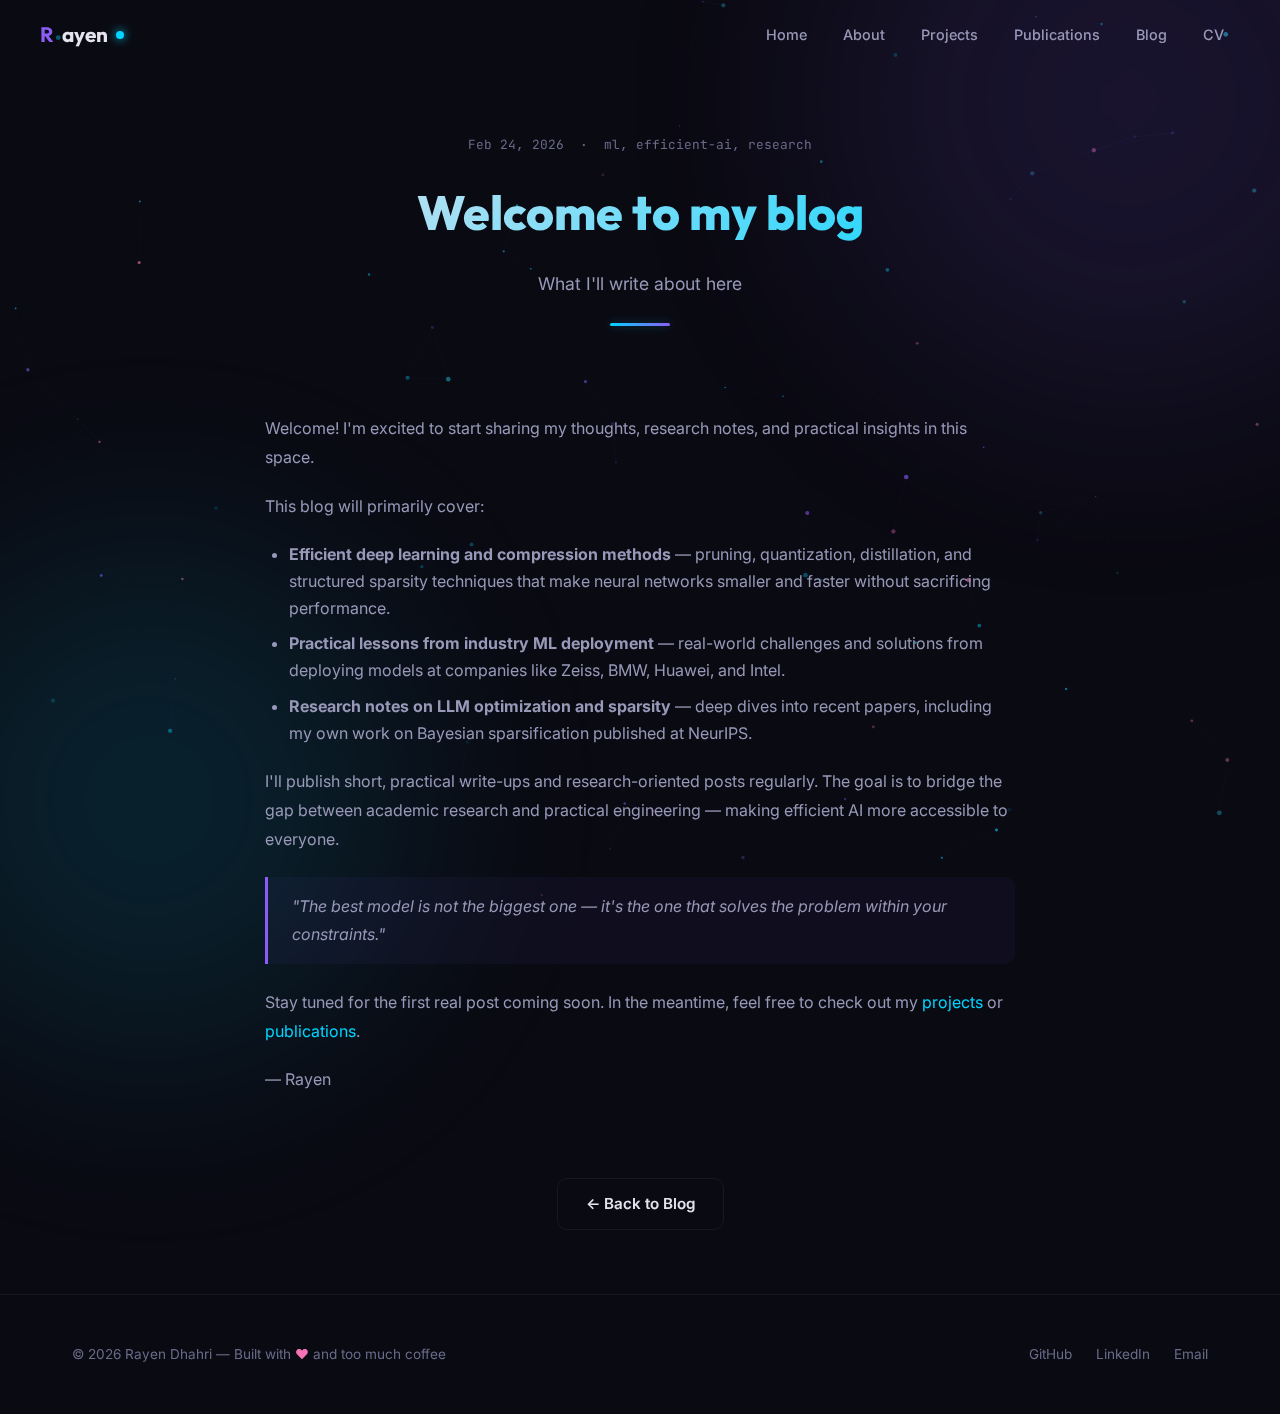
<file: blog/2026-02-24-welcome.html>
<!DOCTYPE html>
<html lang="en">
<head>
  <meta charset="UTF-8">
  <meta name="viewport" content="width=device-width, initial-scale=1.0">
  <title>Welcome to my blog — Rayen Dhahri</title>
  <meta name="description" content="Welcome post — what this blog will cover.">
  <link rel="preconnect" href="https://fonts.googleapis.com">
  <link rel="preconnect" href="https://fonts.gstatic.com" crossorigin>
  <link href="https://fonts.googleapis.com/css2?family=Inter:wght@400;500;600;700&family=JetBrains+Mono:wght@400;500;600&family=Outfit:wght@400;600;700;800;900&display=swap" rel="stylesheet">
  <link rel="stylesheet" href="../css/style.css">
  <link rel="icon" href="data:image/svg+xml,<svg xmlns='http://www.w3.org/2000/svg' viewBox='0 0 100 100'><text y='.9em' font-size='90'>⚡</text></svg>">
</head>
<body>
  <div class="page-loader"><div class="loader-ring"></div></div>
  <canvas id="particles-canvas"></canvas>
  <div class="bg-glow bg-glow-1"></div>
  <div class="bg-glow bg-glow-2"></div>

  <nav class="navbar">
    <div class="nav-container">
      <a href="../index.html" class="nav-logo"><span class="logo-accent">R</span>ayen<span class="logo-dot"></span></a>
      <div class="nav-toggle"><span></span><span></span><span></span></div>
      <ul class="nav-links">
        <li><a href="../index.html">Home</a></li>
        <li><a href="../about.html">About</a></li>
        <li><a href="../projects.html">Projects</a></li>
        <li><a href="../publications.html">Publications</a></li>
        <li><a href="../blog.html">Blog</a></li>
        <li><a href="../cv.html">CV</a></li>
      </ul>
    </div>
  </nav>

  <main class="main-content">
    <article>
      <header class="post-header">
        <div class="container">
          <p class="post-meta">
            <span>Feb 24, 2026</span> &nbsp;·&nbsp;
            <span>ml, efficient-ai, research</span>
          </p>
          <h1 class="post-title">Welcome to my blog</h1>
          <p class="section-subtitle" style="text-align:center; margin: 0 auto;">What I'll write about here</p>
          <div class="anime-line" style="margin: 1.5rem auto;"></div>
        </div>
      </header>

      <div class="container">
        <div class="post-content">
          <p>Welcome! I'm excited to start sharing my thoughts, research notes, and practical insights in this space.</p>

          <p>This blog will primarily cover:</p>

          <ul>
            <li><strong>Efficient deep learning and compression methods</strong> — pruning, quantization, distillation, and structured sparsity techniques that make neural networks smaller and faster without sacrificing performance.</li>
            <li><strong>Practical lessons from industry ML deployment</strong> — real-world challenges and solutions from deploying models at companies like Zeiss, BMW, Huawei, and Intel.</li>
            <li><strong>Research notes on LLM optimization and sparsity</strong> — deep dives into recent papers, including my own work on Bayesian sparsification published at NeurIPS.</li>
          </ul>

          <p>I'll publish short, practical write-ups and research-oriented posts regularly. The goal is to bridge the gap between academic research and practical engineering — making efficient AI more accessible to everyone.</p>

          <blockquote>
            "The best model is not the biggest one — it's the one that solves the problem within your constraints."
          </blockquote>

          <p>Stay tuned for the first real post coming soon. In the meantime, feel free to check out my <a href="../projects.html">projects</a> or <a href="../publications.html">publications</a>.</p>

          <p>— Rayen</p>
        </div>
      </div>
    </article>

    <!-- Back to blog -->
    <div class="container" style="padding-bottom: 4rem; text-align: center;">
      <a href="../blog.html" class="btn btn-outline">← Back to Blog</a>
    </div>
  </main>

  <footer class="footer">
    <div class="container">
      <div class="footer-content">
        <p class="footer-text">© 2026 Rayen Dhahri — Built with <span class="heart">♥</span> and too much coffee</p>
        <div class="footer-links">
          <a href="https://github.com/Heatdh" target="_blank">GitHub</a>
          <a href="https://linkedin.com/in/rayen-dh" target="_blank">LinkedIn</a>
          <a href="mailto:rayendhahri@gmail.com">Email</a>
        </div>
      </div>
    </div>
  </footer>
  <script src="../js/main.js"></script>
</body>
</html>
</file>
<file: css/style.css>
/* ============================================
   RAYEN DHAHRI — Anime-Dark Theme
   Pure CSS, no dependencies
   ============================================ */

/* --- CSS Variables --- */
:root {
  --bg-primary: #0a0a12;
  --bg-secondary: #10101c;
  --bg-card: rgba(16, 16, 32, 0.65);
  --bg-card-hover: rgba(24, 24, 48, 0.8);
  --text-primary: #e4e4f0;
  --text-secondary: #9898b8;
  --text-muted: #6a6a8a;
  --accent-blue: #00d4ff;
  --accent-purple: #8b5cf6;
  --accent-pink: #f472b6;
  --accent-cyan: #22d3ee;
  --accent-green: #34d399;
  --glow-blue: 0 0 20px rgba(0, 212, 255, 0.3);
  --glow-purple: 0 0 20px rgba(139, 92, 246, 0.3);
  --glow-pink: 0 0 20px rgba(244, 114, 182, 0.3);
  --border-glass: rgba(255, 255, 255, 0.06);
  --border-glow: rgba(0, 212, 255, 0.15);
  --font-main: 'Inter', -apple-system, BlinkMacSystemFont, 'Segoe UI', sans-serif;
  --font-mono: 'JetBrains Mono', 'Fira Code', 'Consolas', monospace;
  --font-display: 'Outfit', var(--font-main);
  --radius: 16px;
  --radius-sm: 10px;
  --transition: 0.3s cubic-bezier(0.4, 0, 0.2, 1);
  --max-width: 1200px;
}

/* --- Reset & Base --- */
*,
*::before,
*::after {
  margin: 0;
  padding: 0;
  box-sizing: border-box;
}

html {
  scroll-behavior: smooth;
  font-size: 16px;
}

body {
  font-family: var(--font-main);
  background: var(--bg-primary);
  color: var(--text-primary);
  line-height: 1.7;
  overflow-x: hidden;
  min-height: 100vh;
}

a {
  color: var(--accent-blue);
  text-decoration: none;
  transition: color var(--transition), text-shadow var(--transition);
}

a:hover {
  color: var(--accent-cyan);
  text-shadow: 0 0 8px rgba(0, 212, 255, 0.4);
}

img {
  max-width: 100%;
  height: auto;
}

::selection {
  background: rgba(139, 92, 246, 0.35);
  color: #fff;
}

/* --- Background Effects --- */
#particles-canvas {
  position: fixed;
  top: 0;
  left: 0;
  width: 100%;
  height: 100%;
  z-index: 0;
  pointer-events: none;
}

.bg-glow {
  position: fixed;
  border-radius: 50%;
  filter: blur(120px);
  opacity: 0.12;
  z-index: 0;
  pointer-events: none;
}

.bg-glow-1 {
  width: 600px;
  height: 600px;
  background: var(--accent-purple);
  top: -200px;
  right: -150px;
}

.bg-glow-2 {
  width: 500px;
  height: 500px;
  background: var(--accent-blue);
  bottom: -150px;
  left: -100px;
}

.bg-glow-3 {
  width: 400px;
  height: 400px;
  background: var(--accent-pink);
  top: 50%;
  left: 50%;
  transform: translate(-50%, -50%);
  opacity: 0.06;
}

/* --- Navigation --- */
.navbar {
  position: fixed;
  top: 0;
  left: 0;
  width: 100%;
  z-index: 1000;
  padding: 0 2rem;
  transition: background var(--transition), box-shadow var(--transition);
}

.navbar.scrolled {
  background: rgba(10, 10, 18, 0.85);
  backdrop-filter: blur(20px);
  -webkit-backdrop-filter: blur(20px);
  box-shadow: 0 1px 0 var(--border-glass), 0 4px 30px rgba(0, 0, 0, 0.3);
}

.nav-container {
  max-width: var(--max-width);
  margin: 0 auto;
  display: flex;
  align-items: center;
  justify-content: space-between;
  height: 70px;
}

.nav-logo {
  font-family: var(--font-display);
  font-size: 1.3rem;
  font-weight: 700;
  color: var(--text-primary);
  display: flex;
  align-items: center;
  gap: 0.5rem;
  transition: var(--transition);
}

.nav-logo:hover {
  color: var(--accent-blue);
  text-shadow: var(--glow-blue);
}

.nav-logo .logo-accent {
  color: var(--accent-purple);
}

.nav-logo .logo-dot {
  display: inline-block;
  width: 8px;
  height: 8px;
  background: var(--accent-blue);
  border-radius: 50%;
  box-shadow: 0 0 10px var(--accent-blue);
  animation: pulse-dot 2s ease-in-out infinite;
}

@keyframes pulse-dot {
  0%, 100% { opacity: 1; transform: scale(1); }
  50% { opacity: 0.5; transform: scale(0.8); }
}

.nav-links {
  display: flex;
  align-items: center;
  gap: 0.25rem;
  list-style: none;
}

.nav-links a {
  color: var(--text-secondary);
  padding: 0.5rem 1rem;
  border-radius: var(--radius-sm);
  font-size: 0.9rem;
  font-weight: 500;
  transition: var(--transition);
  position: relative;
}

.nav-links a:hover,
.nav-links a.active {
  color: var(--accent-blue);
  background: rgba(0, 212, 255, 0.06);
  text-shadow: none;
}

.nav-links a.active::after {
  content: '';
  position: absolute;
  bottom: 2px;
  left: 50%;
  transform: translateX(-50%);
  width: 20px;
  height: 2px;
  background: var(--accent-blue);
  border-radius: 1px;
  box-shadow: 0 0 8px var(--accent-blue);
}

/* Hamburger */
.nav-toggle {
  display: none;
  flex-direction: column;
  gap: 5px;
  cursor: pointer;
  padding: 5px;
  z-index: 1001;
}

.nav-toggle span {
  display: block;
  width: 24px;
  height: 2px;
  background: var(--text-primary);
  border-radius: 2px;
  transition: var(--transition);
}

.nav-toggle.open span:nth-child(1) {
  transform: rotate(45deg) translate(5px, 5px);
}

.nav-toggle.open span:nth-child(2) {
  opacity: 0;
}

.nav-toggle.open span:nth-child(3) {
  transform: rotate(-45deg) translate(5px, -5px);
}

/* --- Layout --- */
.main-content {
  position: relative;
  z-index: 1;
  min-height: 100vh;
  padding-top: 70px;
}

.container {
  max-width: var(--max-width);
  margin: 0 auto;
  padding: 0 2rem;
}

.section {
  padding: 5rem 0;
}

.section-header {
  margin-bottom: 3rem;
}

.section-label {
  display: inline-flex;
  align-items: center;
  gap: 0.5rem;
  font-family: var(--font-mono);
  font-size: 0.8rem;
  color: var(--accent-purple);
  text-transform: uppercase;
  letter-spacing: 2px;
  margin-bottom: 0.75rem;
}

.section-label::before {
  content: '//';
  color: var(--accent-blue);
}

.section-title {
  font-family: var(--font-display);
  font-size: clamp(2rem, 4vw, 3rem);
  font-weight: 800;
  line-height: 1.2;
  background: linear-gradient(135deg, var(--text-primary) 0%, var(--accent-blue) 50%, var(--accent-purple) 100%);
  -webkit-background-clip: text;
  -webkit-text-fill-color: transparent;
  background-clip: text;
}

.section-subtitle {
  font-size: 1.1rem;
  color: var(--text-secondary);
  margin-top: 0.75rem;
  max-width: 600px;
}

/* --- Hero Section --- */
.hero {
  min-height: calc(100vh - 70px);
  display: flex;
  align-items: center;
  position: relative;
}

.hero-content {
  display: grid;
  grid-template-columns: 1fr 1fr;
  gap: 4rem;
  align-items: center;
}

.hero-text {
  z-index: 1;
}

.hero-greeting {
  font-family: var(--font-mono);
  font-size: 0.95rem;
  color: var(--accent-purple);
  margin-bottom: 0.75rem;
  display: flex;
  align-items: center;
  gap: 0.5rem;
}

.hero-greeting .wave {
  display: inline-block;
  animation: wave 2.5s ease-in-out infinite;
  transform-origin: 70% 70%;
}

@keyframes wave {
  0%, 100% { transform: rotate(0deg); }
  10% { transform: rotate(14deg); }
  20% { transform: rotate(-8deg); }
  30% { transform: rotate(14deg); }
  40% { transform: rotate(-4deg); }
  50% { transform: rotate(10deg); }
  60% { transform: rotate(0deg); }
}

.hero-name {
  font-family: var(--font-display);
  font-size: clamp(2.8rem, 6vw, 4.5rem);
  font-weight: 900;
  line-height: 1.1;
  margin-bottom: 0.5rem;
}

.hero-name .name-gradient {
  background: linear-gradient(135deg, var(--accent-blue), var(--accent-purple), var(--accent-pink));
  -webkit-background-clip: text;
  -webkit-text-fill-color: transparent;
  background-clip: text;
  background-size: 200% 200%;
  animation: gradient-shift 4s ease-in-out infinite;
}

@keyframes gradient-shift {
  0%, 100% { background-position: 0% 50%; }
  50% { background-position: 100% 50%; }
}

.hero-title {
  font-size: clamp(1.1rem, 2vw, 1.4rem);
  color: var(--text-secondary);
  margin-bottom: 1.5rem;
  font-weight: 400;
}

.hero-title .typed-text {
  color: var(--accent-cyan);
  border-right: 2px solid var(--accent-cyan);
  padding-right: 3px;
  animation: blink 0.7s step-end infinite;
}

@keyframes blink {
  50% { border-color: transparent; }
}

.hero-desc {
  font-size: 1rem;
  color: var(--text-secondary);
  line-height: 1.8;
  margin-bottom: 2rem;
  max-width: 520px;
}

.hero-actions {
  display: flex;
  gap: 1rem;
  flex-wrap: wrap;
}

.hero-socials {
  display: flex;
  gap: 0.75rem;
  margin-top: 2rem;
}

.social-icon {
  display: inline-flex;
  align-items: center;
  justify-content: center;
  width: 42px;
  height: 42px;
  border-radius: 12px;
  background: var(--bg-card);
  border: 1px solid var(--border-glass);
  color: var(--text-secondary);
  font-size: 1.1rem;
  transition: var(--transition);
}

.social-icon:hover {
  color: var(--accent-blue);
  border-color: var(--accent-blue);
  box-shadow: var(--glow-blue);
  transform: translateY(-2px);
  text-shadow: none;
}

/* Hero Visual */
.hero-visual {
  display: flex;
  justify-content: center;
  align-items: center;
}

.hero-avatar-wrapper {
  position: relative;
  width: 340px;
  height: 340px;
}

.hero-avatar-ring {
  position: absolute;
  inset: -15px;
  border-radius: 50%;
  border: 2px solid transparent;
  background: conic-gradient(from 0deg, var(--accent-blue), var(--accent-purple), var(--accent-pink), var(--accent-blue)) border-box;
  -webkit-mask: linear-gradient(#fff 0 0) padding-box, linear-gradient(#fff 0 0);
  -webkit-mask-composite: destination-out;
  mask-composite: exclude;
  animation: spin-slow 8s linear infinite;
}

@keyframes spin-slow {
  to { transform: rotate(360deg); }
}

.hero-avatar {
  width: 100%;
  height: 100%;
  border-radius: 50%;
  object-fit: cover;
  border: 3px solid var(--bg-primary);
  box-shadow: 0 0 40px rgba(139, 92, 246, 0.2), 0 0 80px rgba(0, 212, 255, 0.1);
}

.hero-avatar-placeholder {
  width: 100%;
  height: 100%;
  border-radius: 50%;
  background: linear-gradient(135deg, var(--bg-secondary), var(--bg-card));
  border: 3px solid var(--bg-primary);
  display: flex;
  align-items: center;
  justify-content: center;
  font-size: 5rem;
  box-shadow: 0 0 40px rgba(139, 92, 246, 0.2), 0 0 80px rgba(0, 212, 255, 0.1);
}

.hero-goku-gif {
  width: 120%;
  height: auto;
  position: absolute;
  top: 50%;
  left: 50%;
  transform: translate(-50%, -50%);
  filter: drop-shadow(0 0 25px rgba(0, 212, 255, 0.4)) drop-shadow(0 0 50px rgba(139, 92, 246, 0.2));
  animation: goku-float 4s ease-in-out infinite;
  z-index: 2;
  pointer-events: none;
}

@keyframes goku-float {
  0%, 100% { transform: translate(-50%, -50%) translateY(0); }
  50% { transform: translate(-50%, -50%) translateY(-12px); }
}

/* Floating badges around avatar */
.floating-badge {
  position: absolute;
  padding: 0.4rem 0.75rem;
  background: var(--bg-card);
  backdrop-filter: blur(10px);
  border: 1px solid var(--border-glass);
  border-radius: var(--radius-sm);
  font-size: 0.75rem;
  font-weight: 600;
  color: var(--text-primary);
  white-space: nowrap;
  animation: float 3s ease-in-out infinite;
}

.floating-badge:nth-child(3) {
  top: 10%;
  right: -30px;
  animation-delay: 0s;
}

.floating-badge:nth-child(4) {
  bottom: 15%;
  left: -40px;
  animation-delay: 1s;
}

.floating-badge:nth-child(5) {
  bottom: 5%;
  right: -20px;
  animation-delay: 2s;
}

@keyframes float {
  0%, 100% { transform: translateY(0); }
  50% { transform: translateY(-10px); }
}

/* --- Buttons --- */
.btn {
  display: inline-flex;
  align-items: center;
  gap: 0.5rem;
  padding: 0.75rem 1.75rem;
  border-radius: var(--radius-sm);
  font-family: var(--font-main);
  font-size: 0.95rem;
  font-weight: 600;
  cursor: pointer;
  border: none;
  transition: var(--transition);
  text-decoration: none;
}

.btn-primary {
  background: linear-gradient(135deg, var(--accent-blue), var(--accent-purple));
  color: #fff;
  box-shadow: 0 4px 20px rgba(0, 212, 255, 0.25);
}

.btn-primary:hover {
  transform: translateY(-2px);
  box-shadow: 0 6px 30px rgba(0, 212, 255, 0.4);
  color: #fff;
  text-shadow: none;
}

.btn-outline {
  background: transparent;
  color: var(--text-primary);
  border: 1px solid var(--border-glass);
  backdrop-filter: blur(10px);
}

.btn-outline:hover {
  border-color: var(--accent-blue);
  color: var(--accent-blue);
  box-shadow: var(--glow-blue);
  text-shadow: none;
}

/* --- Cards --- */
.glass-card {
  background: var(--bg-card);
  backdrop-filter: blur(12px);
  -webkit-backdrop-filter: blur(12px);
  border: 1px solid var(--border-glass);
  border-radius: var(--radius);
  padding: 1.75rem;
  transition: var(--transition);
  position: relative;
  overflow: hidden;
}

.glass-card::before {
  content: '';
  position: absolute;
  inset: 0;
  border-radius: var(--radius);
  padding: 1px;
  background: linear-gradient(135deg, rgba(0, 212, 255, 0.1), transparent, rgba(139, 92, 246, 0.1));
  -webkit-mask: linear-gradient(#fff 0 0) content-box, linear-gradient(#fff 0 0);
  -webkit-mask-composite: destination-out;
  mask-composite: exclude;
  pointer-events: none;
  opacity: 0;
  transition: opacity var(--transition);
}

.glass-card:hover {
  background: var(--bg-card-hover);
  transform: translateY(-4px);
  box-shadow: 0 20px 40px rgba(0, 0, 0, 0.3);
}

.glass-card:hover::before {
  opacity: 1;
}

/* --- Highlights / Stats Section --- */
.highlights-grid {
  display: grid;
  grid-template-columns: repeat(auto-fit, minmax(250px, 1fr));
  gap: 1.5rem;
}

.highlight-card {
  text-align: center;
  padding: 2rem;
}

.highlight-icon {
  font-size: 2rem;
  margin-bottom: 1rem;
  display: block;
}

.highlight-title {
  font-family: var(--font-display);
  font-size: 1.1rem;
  font-weight: 700;
  margin-bottom: 0.5rem;
}

.highlight-desc {
  font-size: 0.9rem;
  color: var(--text-secondary);
  line-height: 1.6;
}

/* --- Featured Project Cards --- */
.featured-projects {
  display: flex;
  flex-direction: column;
  gap: 2rem;
}

.featured-card {
  padding: 0;
  overflow: hidden;
  border-left: 3px solid var(--accent-blue);
}

.featured-content {
  padding: 2.5rem;
}

.featured-badge {
  display: inline-block;
  font-family: var(--font-mono);
  font-size: 0.7rem;
  text-transform: uppercase;
  letter-spacing: 1.5px;
  color: var(--accent-green);
  background: rgba(52, 211, 153, 0.1);
  border: 1px solid rgba(52, 211, 153, 0.2);
  padding: 0.3rem 0.85rem;
  border-radius: 20px;
  margin-bottom: 1rem;
}

.featured-title {
  font-family: var(--font-display);
  font-size: 1.5rem;
  font-weight: 800;
  margin-bottom: 0.75rem;
  line-height: 1.3;
}

.featured-card:hover .featured-title {
  color: var(--accent-blue);
}

.featured-desc {
  font-size: 0.95rem;
  color: var(--text-secondary);
  line-height: 1.8;
  margin-bottom: 1.5rem;
}

.featured-desc strong {
  color: var(--text-primary);
}

.featured-metrics {
  display: flex;
  gap: 2rem;
  margin-bottom: 1.5rem;
  flex-wrap: wrap;
}

.metric {
  display: flex;
  flex-direction: column;
  padding: 0.75rem 1.25rem;
  background: rgba(0, 212, 255, 0.04);
  border: 1px solid rgba(0, 212, 255, 0.1);
  border-radius: var(--radius-sm);
  min-width: 120px;
}

.metric-value {
  font-family: var(--font-mono);
  font-size: 0.9rem;
  font-weight: 700;
  color: var(--accent-cyan);
}

.metric-label {
  font-size: 0.7rem;
  color: var(--text-muted);
  text-transform: uppercase;
  letter-spacing: 1px;
  margin-top: 0.2rem;
}

.featured-links {
  display: flex;
  gap: 0.75rem;
  margin-top: 1.5rem;
  flex-wrap: wrap;
}

.btn-sm {
  padding: 0.5rem 1.25rem;
  font-size: 0.85rem;
}

/* --- Project Cards --- */
.projects-grid {
  display: grid;
  grid-template-columns: repeat(auto-fill, minmax(350px, 1fr));
  gap: 1.5rem;
}

.project-card {
  padding: 2rem;
}

.project-category {
  display: inline-block;
  font-family: var(--font-mono);
  font-size: 0.7rem;
  text-transform: uppercase;
  letter-spacing: 1.5px;
  color: var(--accent-purple);
  background: rgba(139, 92, 246, 0.1);
  padding: 0.25rem 0.75rem;
  border-radius: 20px;
  margin-bottom: 1rem;
}

.project-title {
  font-family: var(--font-display);
  font-size: 1.25rem;
  font-weight: 700;
  margin-bottom: 0.5rem;
}

.project-org {
  font-size: 0.85rem;
  color: var(--accent-blue);
  margin-bottom: 0.75rem;
}

.project-desc {
  font-size: 0.9rem;
  color: var(--text-secondary);
  line-height: 1.7;
  margin-bottom: 1.25rem;
}

.project-tags {
  display: flex;
  flex-wrap: wrap;
  gap: 0.5rem;
}

.tag {
  font-family: var(--font-mono);
  font-size: 0.7rem;
  padding: 0.2rem 0.6rem;
  border-radius: 6px;
  background: rgba(0, 212, 255, 0.08);
  color: var(--accent-cyan);
  border: 1px solid rgba(0, 212, 255, 0.12);
}

.project-link {
  display: inline-flex;
  align-items: center;
  gap: 0.4rem;
  margin-top: 1rem;
  font-size: 0.85rem;
  font-weight: 600;
  color: var(--accent-blue);
}

.project-link:hover {
  color: var(--accent-cyan);
}

.project-link svg {
  transition: transform var(--transition);
}

.project-link:hover svg {
  transform: translateX(3px);
}

/* --- Category Filter --- */
.filter-bar {
  display: flex;
  flex-wrap: wrap;
  gap: 0.5rem;
  margin-bottom: 2rem;
}

.filter-btn {
  font-family: var(--font-mono);
  font-size: 0.8rem;
  padding: 0.4rem 1rem;
  border-radius: 20px;
  background: var(--bg-card);
  color: var(--text-secondary);
  border: 1px solid var(--border-glass);
  cursor: pointer;
  transition: var(--transition);
}

.filter-btn:hover,
.filter-btn.active {
  background: rgba(0, 212, 255, 0.1);
  color: var(--accent-blue);
  border-color: rgba(0, 212, 255, 0.3);
}

/* --- Blog Cards --- */
.blog-grid {
  display: grid;
  grid-template-columns: repeat(auto-fill, minmax(350px, 1fr));
  gap: 1.5rem;
}

.blog-card {
  padding: 2rem;
}

.blog-date {
  font-family: var(--font-mono);
  font-size: 0.75rem;
  color: var(--text-muted);
  margin-bottom: 0.75rem;
}

.blog-title {
  font-family: var(--font-display);
  font-size: 1.3rem;
  font-weight: 700;
  margin-bottom: 0.75rem;
  transition: color var(--transition);
}

.blog-card:hover .blog-title {
  color: var(--accent-blue);
}

.blog-excerpt {
  font-size: 0.9rem;
  color: var(--text-secondary);
  line-height: 1.7;
  margin-bottom: 1rem;
}

.blog-tags {
  display: flex;
  gap: 0.5rem;
  flex-wrap: wrap;
}

.blog-read-more {
  display: inline-flex;
  align-items: center;
  gap: 0.4rem;
  font-size: 0.85rem;
  font-weight: 600;
  color: var(--accent-blue);
  margin-top: 1rem;
}

/* --- Publications --- */
.publications-list {
  display: flex;
  flex-direction: column;
  gap: 1.5rem;
}

.pub-card {
  padding: 2rem;
}

.pub-year {
  font-family: var(--font-mono);
  font-size: 0.75rem;
  color: var(--accent-purple);
  letter-spacing: 1.5px;
  margin-bottom: 0.5rem;
}

.pub-title {
  font-family: var(--font-display);
  font-size: 1.15rem;
  font-weight: 700;
  margin-bottom: 0.5rem;
}

.pub-venue {
  font-size: 0.9rem;
  color: var(--accent-blue);
  font-weight: 600;
  margin-bottom: 0.5rem;
}

.pub-summary {
  font-size: 0.9rem;
  color: var(--text-secondary);
  line-height: 1.7;
}

.pub-links {
  display: flex;
  gap: 0.75rem;
  margin-top: 1rem;
}

.pub-link {
  font-size: 0.8rem;
  font-weight: 600;
  padding: 0.3rem 0.75rem;
  border-radius: 6px;
  border: 1px solid var(--border-glass);
  color: var(--text-secondary);
  transition: var(--transition);
}

.pub-link:hover {
  border-color: var(--accent-blue);
  color: var(--accent-blue);
  text-shadow: none;
}

/* --- CV / Timeline --- */
.timeline {
  position: relative;
  padding-left: 2rem;
}

.timeline::before {
  content: '';
  position: absolute;
  left: 6px;
  top: 0;
  bottom: 0;
  width: 2px;
  background: linear-gradient(to bottom, var(--accent-blue), var(--accent-purple), transparent);
}

.timeline-item {
  position: relative;
  margin-bottom: 2.5rem;
  padding-left: 1.5rem;
}

.timeline-dot {
  position: absolute;
  left: -2rem;
  top: 0.5rem;
  width: 14px;
  height: 14px;
  border-radius: 50%;
  background: var(--bg-primary);
  border: 2px solid var(--accent-blue);
  z-index: 1;
  box-shadow: 0 0 12px rgba(0, 212, 255, 0.3);
}

.timeline-item:hover .timeline-dot {
  background: var(--accent-blue);
  box-shadow: 0 0 20px rgba(0, 212, 255, 0.5);
}

.timeline-date {
  font-family: var(--font-mono);
  font-size: 0.75rem;
  color: var(--text-muted);
  margin-bottom: 0.25rem;
}

.timeline-role {
  font-family: var(--font-display);
  font-size: 1.1rem;
  font-weight: 700;
}

.timeline-company {
  font-size: 0.9rem;
  color: var(--accent-blue);
  margin-bottom: 0.5rem;
}

.timeline-desc {
  font-size: 0.9rem;
  color: var(--text-secondary);
  line-height: 1.7;
}

.timeline-desc li {
  margin-bottom: 0.25rem;
  list-style: none;
  position: relative;
  padding-left: 1.25rem;
}

.timeline-desc li::before {
  content: '▸';
  position: absolute;
  left: 0;
  color: var(--accent-purple);
}

/* --- Skills Grid --- */
.skills-grid {
  display: grid;
  grid-template-columns: repeat(auto-fill, minmax(200px, 1fr));
  gap: 1rem;
}

.skill-card {
  padding: 1.25rem;
  text-align: center;
}

.skill-label {
  font-size: 0.8rem;
  color: var(--text-muted);
  text-transform: uppercase;
  letter-spacing: 1px;
  margin-bottom: 0.5rem;
}

.skill-items {
  display: flex;
  flex-wrap: wrap;
  gap: 0.4rem;
  justify-content: center;
}

.skill-tag {
  font-family: var(--font-mono);
  font-size: 0.75rem;
  padding: 0.2rem 0.6rem;
  border-radius: 6px;
  background: rgba(139, 92, 246, 0.08);
  color: var(--accent-purple);
  border: 1px solid rgba(139, 92, 246, 0.12);
}

/* --- Blog Post Page --- */
.post-header {
  padding: 4rem 0 2rem;
  text-align: center;
}

.post-meta {
  font-family: var(--font-mono);
  font-size: 0.8rem;
  color: var(--text-muted);
  margin-bottom: 1rem;
}

.post-title {
  font-family: var(--font-display);
  font-size: clamp(2rem, 4vw, 3rem);
  font-weight: 800;
  max-width: 800px;
  margin: 0 auto 1rem;
  background: linear-gradient(135deg, var(--text-primary), var(--accent-blue));
  -webkit-background-clip: text;
  -webkit-text-fill-color: transparent;
  background-clip: text;
}

.post-content {
  max-width: 750px;
  margin: 0 auto;
  padding: 2rem 0 4rem;
}

.post-content h2,
.post-content h3 {
  font-family: var(--font-display);
  margin-top: 2.5rem;
  margin-bottom: 1rem;
  color: var(--text-primary);
}

.post-content h2 {
  font-size: 1.5rem;
}

.post-content h3 {
  font-size: 1.2rem;
}

.post-content p {
  margin-bottom: 1.25rem;
  color: var(--text-secondary);
  line-height: 1.8;
}

.post-content ul,
.post-content ol {
  margin-bottom: 1.25rem;
  padding-left: 1.5rem;
  color: var(--text-secondary);
}

.post-content li {
  margin-bottom: 0.5rem;
  line-height: 1.7;
}

.post-content code {
  font-family: var(--font-mono);
  font-size: 0.85em;
  padding: 0.15rem 0.4rem;
  background: rgba(139, 92, 246, 0.1);
  border-radius: 4px;
  color: var(--accent-cyan);
}

.post-content blockquote {
  border-left: 3px solid var(--accent-purple);
  padding: 1rem 1.5rem;
  margin: 1.5rem 0;
  background: rgba(139, 92, 246, 0.05);
  border-radius: 0 var(--radius-sm) var(--radius-sm) 0;
  color: var(--text-secondary);
  font-style: italic;
}

/* --- Footer --- */
.footer {
  position: relative;
  z-index: 1;
  border-top: 1px solid var(--border-glass);
  padding: 3rem 0;
}

.footer-content {
  display: flex;
  justify-content: space-between;
  align-items: center;
  flex-wrap: wrap;
  gap: 1.5rem;
}

.footer-text {
  font-size: 0.85rem;
  color: var(--text-muted);
}

.footer-text .heart {
  color: var(--accent-pink);
  display: inline-block;
  animation: heartbeat 1.5s ease-in-out infinite;
}

@keyframes heartbeat {
  0%, 100% { transform: scale(1); }
  50% { transform: scale(1.15); }
}

.footer-links {
  display: flex;
  gap: 1.5rem;
}

.footer-links a {
  font-size: 0.85rem;
  color: var(--text-muted);
  transition: color var(--transition);
}

.footer-links a:hover {
  color: var(--accent-blue);
}

/* --- Animations (scroll reveal) --- */
.reveal {
  opacity: 0;
  transform: translateY(30px);
  transition: opacity 0.6s ease, transform 0.6s ease;
}

.reveal.visible {
  opacity: 1;
  transform: translateY(0);
}

/* Staggered children */
.stagger-children > * {
  opacity: 0;
  transform: translateY(20px);
  transition: opacity 0.5s ease, transform 0.5s ease;
}

.stagger-children.visible > *:nth-child(1) { transition-delay: 0.05s; opacity: 1; transform: translateY(0); }
.stagger-children.visible > *:nth-child(2) { transition-delay: 0.1s; opacity: 1; transform: translateY(0); }
.stagger-children.visible > *:nth-child(3) { transition-delay: 0.15s; opacity: 1; transform: translateY(0); }
.stagger-children.visible > *:nth-child(4) { transition-delay: 0.2s; opacity: 1; transform: translateY(0); }
.stagger-children.visible > *:nth-child(5) { transition-delay: 0.25s; opacity: 1; transform: translateY(0); }
.stagger-children.visible > *:nth-child(6) { transition-delay: 0.3s; opacity: 1; transform: translateY(0); }
.stagger-children.visible > *:nth-child(7) { transition-delay: 0.35s; opacity: 1; transform: translateY(0); }
.stagger-children.visible > *:nth-child(8) { transition-delay: 0.4s; opacity: 1; transform: translateY(0); }
.stagger-children.visible > *:nth-child(9) { transition-delay: 0.45s; opacity: 1; transform: translateY(0); }
.stagger-children.visible > *:nth-child(10) { transition-delay: 0.5s; opacity: 1; transform: translateY(0); }

/* --- About Page --- */
.about-grid {
  display: grid;
  grid-template-columns: 1fr 2fr;
  gap: 3rem;
  align-items: start;
}

.about-photo-wrapper {
  position: relative;
}

.about-photo {
  width: 100%;
  border-radius: var(--radius);
  border: 2px solid var(--border-glass);
  box-shadow: 0 20px 60px rgba(0, 0, 0, 0.3);
}

.about-photo-placeholder {
  width: 100%;
  aspect-ratio: 1;
  border-radius: var(--radius);
  background: linear-gradient(135deg, var(--bg-secondary), var(--bg-card));
  border: 2px solid var(--border-glass);
  display: flex;
  align-items: center;
  justify-content: center;
  font-size: 4rem;
}

.about-info h3 {
  font-family: var(--font-display);
  font-size: 1.25rem;
  margin-top: 2rem;
  margin-bottom: 0.75rem;
  color: var(--accent-blue);
}

.about-info h3:first-child {
  margin-top: 0;
}

.about-info p {
  color: var(--text-secondary);
  line-height: 1.8;
  margin-bottom: 1rem;
}

.about-info ul {
  list-style: none;
  padding: 0;
}

.about-info ul li {
  color: var(--text-secondary);
  padding: 0.3rem 0;
  padding-left: 1.25rem;
  position: relative;
}

.about-info ul li::before {
  content: '▸';
  position: absolute;
  left: 0;
  color: var(--accent-purple);
}

.about-links {
  display: flex;
  flex-wrap: wrap;
  gap: 0.75rem;
  margin-top: 1.5rem;
}

/* --- Education Section on CV --- */
.education-grid {
  display: grid;
  grid-template-columns: repeat(auto-fill, minmax(350px, 1fr));
  gap: 1.5rem;
  margin-top: 2rem;
}

.edu-card {
  padding: 1.75rem;
}

.edu-degree {
  font-family: var(--font-display);
  font-size: 1.05rem;
  font-weight: 700;
  margin-bottom: 0.25rem;
}

.edu-school {
  font-size: 0.9rem;
  color: var(--accent-blue);
  margin-bottom: 0.5rem;
}

.edu-detail {
  font-size: 0.85rem;
  color: var(--text-secondary);
}

/* --- Page Header (for inner pages) --- */
.page-hero {
  padding: 5rem 0 3rem;
  text-align: center;
}

/* --- Anime Decorative Elements --- */
.anime-line {
  width: 60px;
  height: 3px;
  background: linear-gradient(90deg, var(--accent-blue), var(--accent-purple));
  border-radius: 2px;
  margin: 1rem 0;
  box-shadow: 0 0 10px rgba(0, 212, 255, 0.3);
}

.anime-corner {
  position: absolute;
  width: 40px;
  height: 40px;
  border: 2px solid var(--accent-blue);
  opacity: 0.15;
}

.anime-corner.tl {
  top: -5px;
  left: -5px;
  border-right: none;
  border-bottom: none;
}

.anime-corner.br {
  bottom: -5px;
  right: -5px;
  border-left: none;
  border-top: none;
}

/* Kanji watermark */
.kanji-watermark {
  position: fixed;
  font-size: 15rem;
  font-weight: 900;
  color: rgba(139, 92, 246, 0.02);
  z-index: 0;
  pointer-events: none;
  writing-mode: vertical-rl;
  right: 5%;
  top: 20%;
  user-select: none;
}

/* --- Responsive --- */
@media (max-width: 968px) {
  .hero-content {
    grid-template-columns: 1fr;
    text-align: center;
    gap: 3rem;
  }

  .hero-text {
    order: 2;
  }

  .hero-visual {
    order: 1;
  }

  .hero-desc {
    margin: 0 auto 2rem;
  }

  .hero-actions {
    justify-content: center;
  }

  .hero-socials {
    justify-content: center;
  }

  .hero-avatar-wrapper {
    width: 250px;
    height: 250px;
  }

  .about-grid {
    grid-template-columns: 1fr;
  }

  .about-photo-wrapper {
    max-width: 300px;
    margin: 0 auto;
  }

  .projects-grid,
  .blog-grid {
    grid-template-columns: 1fr;
  }

  .featured-metrics {
    gap: 1rem;
  }

  .metric {
    min-width: 100px;
  }
}

@media (max-width: 768px) {
  .navbar {
    padding: 0 1rem;
  }

  .nav-links {
    display: none;
    position: fixed;
    top: 0;
    left: 0;
    width: 100%;
    height: 100vh;
    background: rgba(10, 10, 18, 0.95);
    backdrop-filter: blur(20px);
    flex-direction: column;
    align-items: center;
    justify-content: center;
    gap: 0.5rem;
  }

  .nav-links.open {
    display: flex;
  }

  .nav-links a {
    font-size: 1.2rem;
    padding: 0.75rem 1.5rem;
  }

  .nav-toggle {
    display: flex;
  }

  .container {
    padding: 0 1.25rem;
  }

  .section {
    padding: 3.5rem 0;
  }

  .floating-badge {
    display: none;
  }

  .footer-content {
    flex-direction: column;
    text-align: center;
  }

  .education-grid {
    grid-template-columns: 1fr;
  }
}

/* --- Scrollbar --- */
::-webkit-scrollbar {
  width: 8px;
}

::-webkit-scrollbar-track {
  background: var(--bg-primary);
}

::-webkit-scrollbar-thumb {
  background: rgba(139, 92, 246, 0.3);
  border-radius: 4px;
}

::-webkit-scrollbar-thumb:hover {
  background: rgba(139, 92, 246, 0.5);
}

/* --- Loading Animation --- */
.page-loader {
  position: fixed;
  inset: 0;
  background: var(--bg-primary);
  display: flex;
  align-items: center;
  justify-content: center;
  z-index: 9999;
  transition: opacity 0.5s ease, visibility 0.5s ease;
}

.page-loader.hidden {
  opacity: 0;
  visibility: hidden;
}

.loader-ring {
  width: 50px;
  height: 50px;
  border: 3px solid transparent;
  border-top-color: var(--accent-blue);
  border-right-color: var(--accent-purple);
  border-radius: 50%;
  animation: spin-loader 0.8s linear infinite;
}

@keyframes spin-loader {
  to { transform: rotate(360deg); }
}

/* --- Utility --- */
.text-gradient {
  background: linear-gradient(135deg, var(--accent-blue), var(--accent-purple));
  -webkit-background-clip: text;
  -webkit-text-fill-color: transparent;
  background-clip: text;
}

.text-center { text-align: center; }
.mt-1 { margin-top: 0.5rem; }
.mt-2 { margin-top: 1rem; }
.mt-3 { margin-top: 1.5rem; }
.mt-4 { margin-top: 2rem; }
.mb-2 { margin-bottom: 1rem; }
.mb-3 { margin-bottom: 1.5rem; }
</file>
